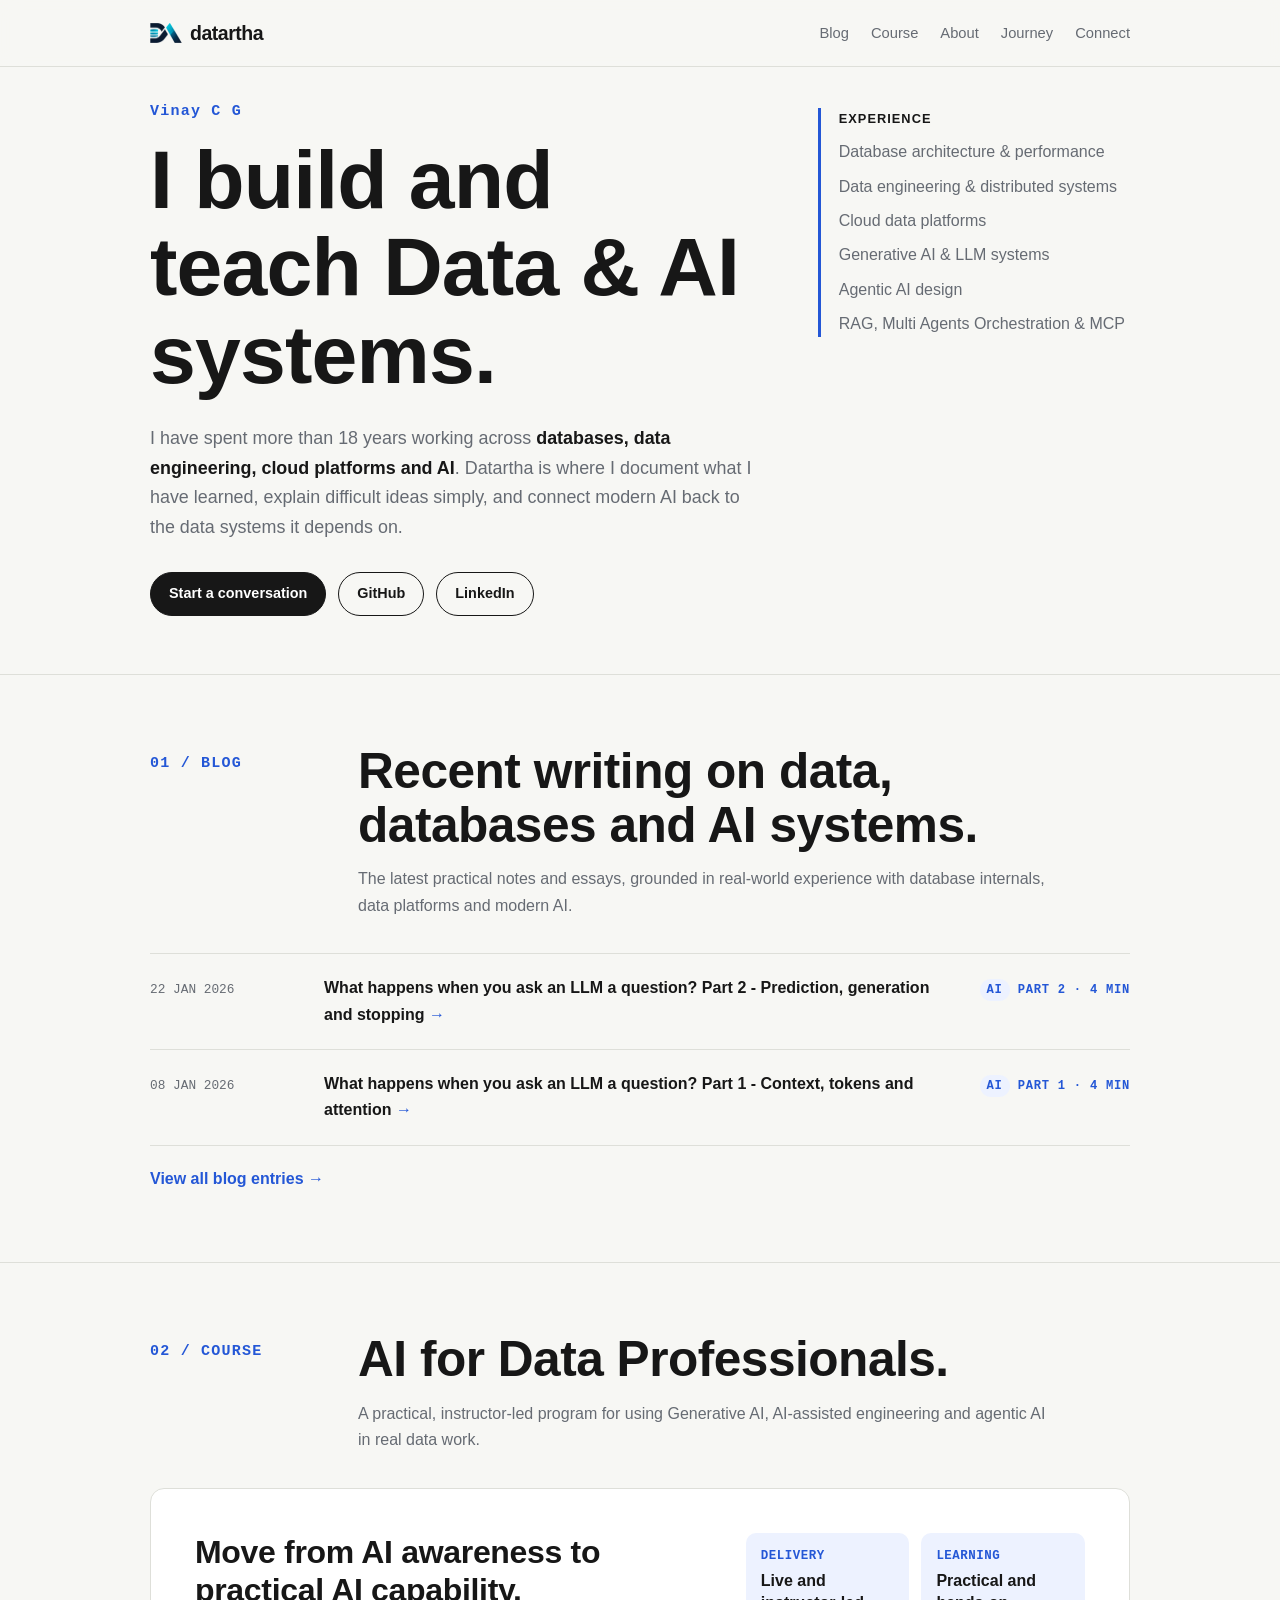
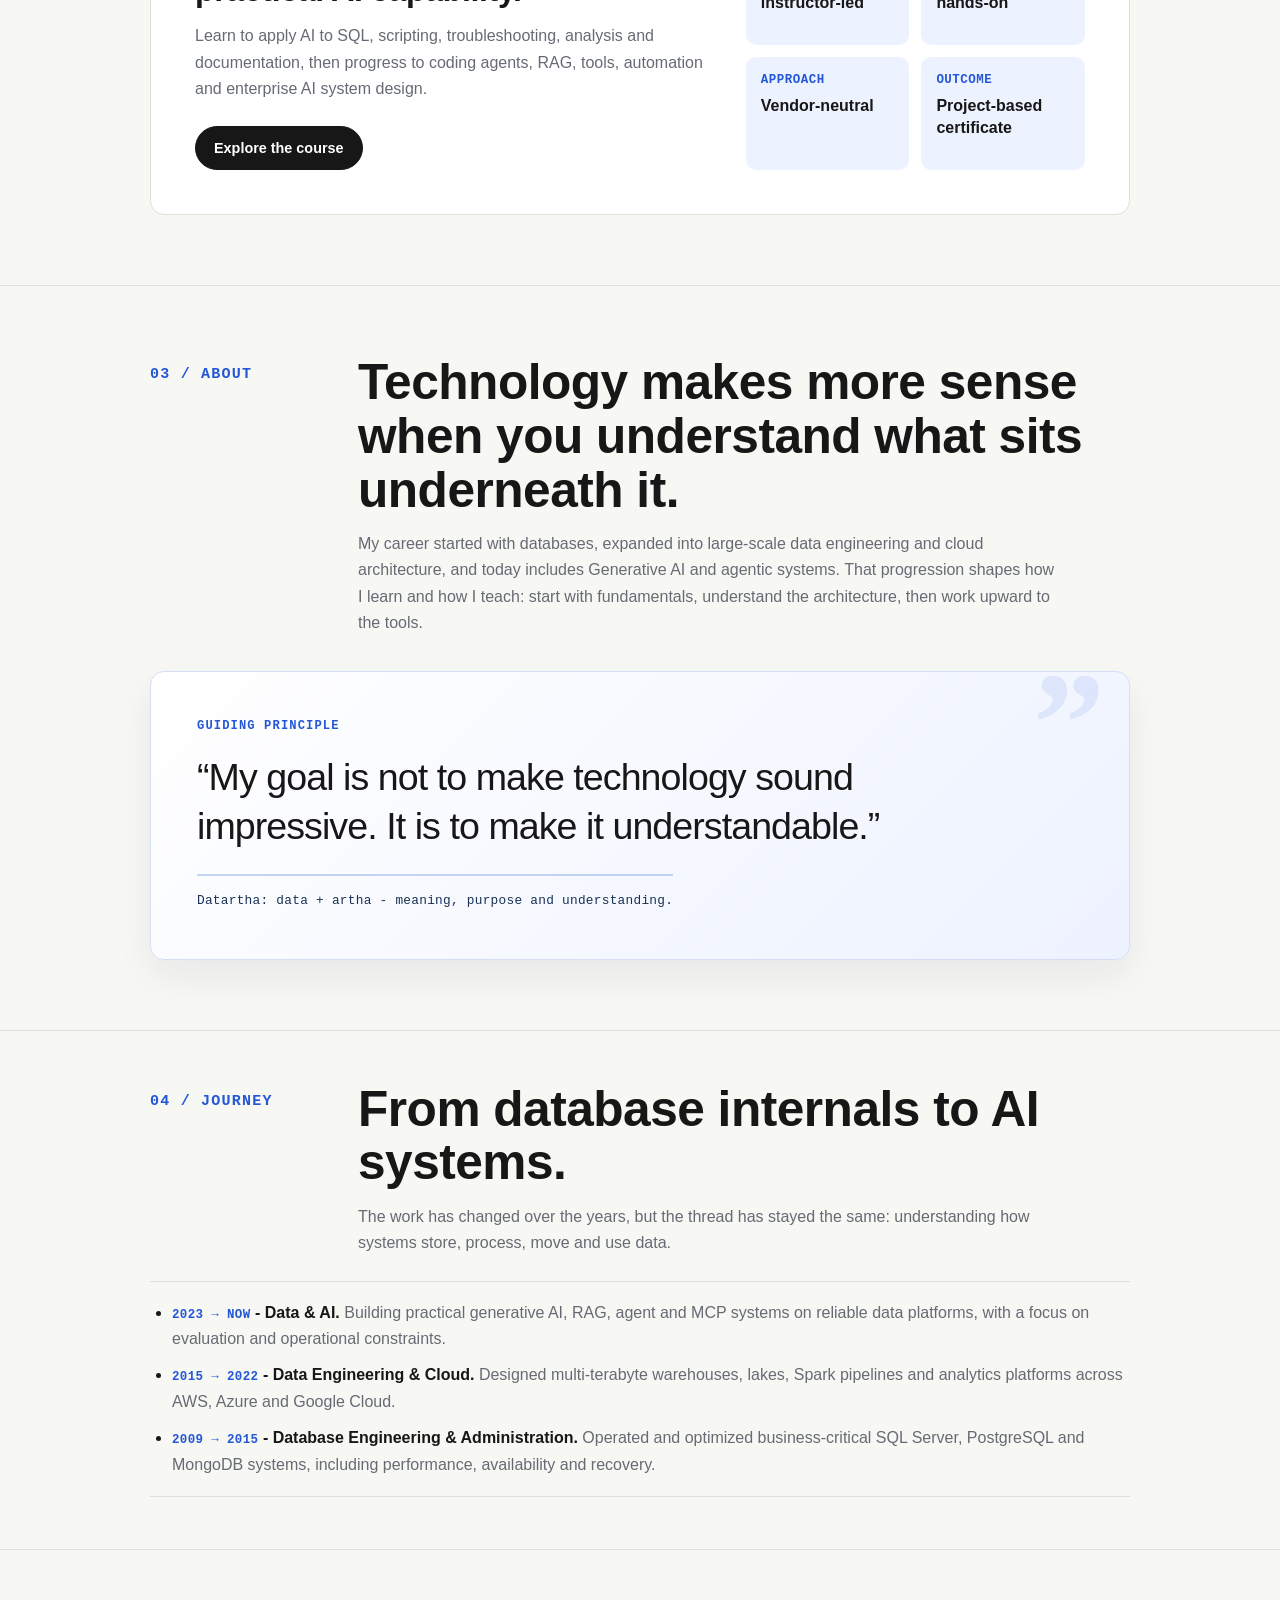
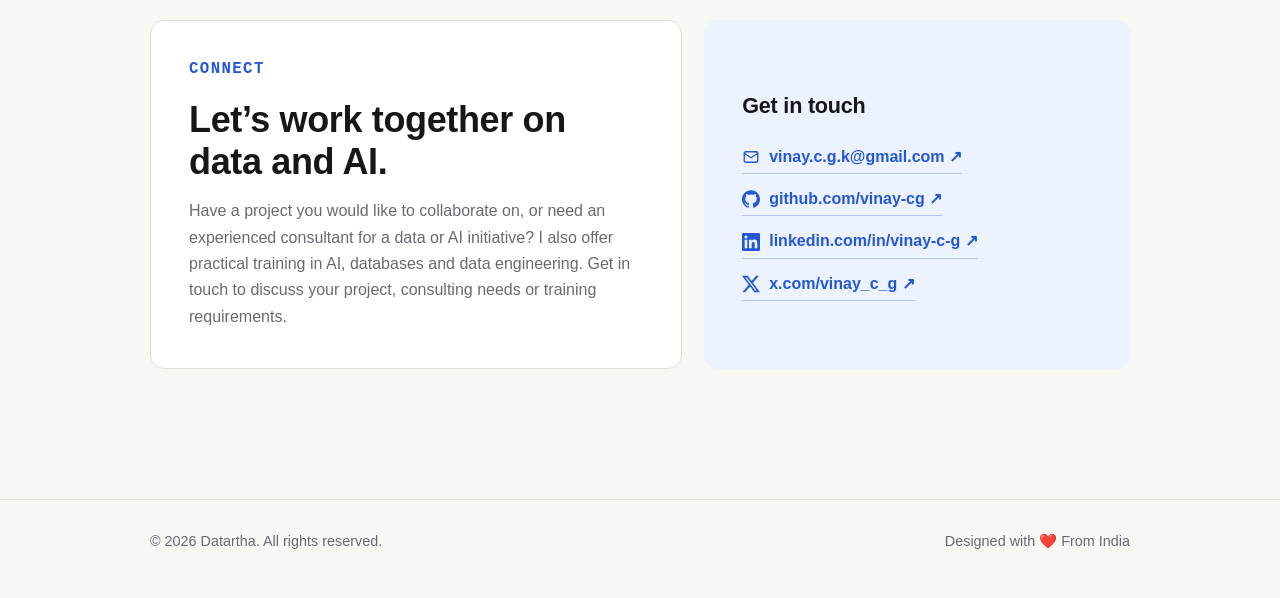
<file: index.html>
<!doctype html>
<html lang="en">
<head>
  <meta charset="utf-8" />
  <meta name="viewport" content="width=device-width, initial-scale=1" />
  <meta name="description" content="Vinay C G - Data, databases, cloud and AI. Notes, experience and practical learning at Datartha." />
  <meta name="theme-color" content="#f7f7f4" />
  <link rel="icon" type="image/png" href="assets/favicon-light.png" />
  <link rel="apple-touch-icon" href="assets/favicon-light.png" />
  <meta property="og:title" content="Vinay C G - Datartha" />
  <meta property="og:description" content="Making modern data and AI systems understandable from first principles." />
  <meta property="og:type" content="website" />
  <meta property="og:url" content="https://datartha.com/" />
  <title>Vinay C G - Datartha</title>

  <style>
    :root {
      --bg: #f7f7f4;
      --surface: #ffffff;
      --text: #171717;
      --muted: #666b73;
      --line: #dedfd9;
      --soft: #efefe9;
      --accent: #2457d6;
      --accent-soft: #edf2ff;
      --code: #183153;
      --max: 980px;
      --radius: 14px;
    }

    * { box-sizing: border-box; }

    html { scroll-behavior: smooth; }

    body {
      margin: 0;
      background: var(--bg);
      color: var(--text);
      font-family:
        -apple-system, BlinkMacSystemFont, "Segoe UI", Roboto, Helvetica, Arial,
        sans-serif;
      line-height: 1.65;
      -webkit-font-smoothing: antialiased;
    }

    a {
      color: inherit;
      text-decoration: none;
    }

    .wrap {
      width: min(var(--max), calc(100% - 40px));
      margin: 0 auto;
    }

    .mono {
      font-family: "SFMono-Regular", Consolas, "Liberation Mono", monospace;
    }

    header {
      border-bottom: 1px solid var(--line);
      background: rgba(247, 247, 244, .92);
      position: sticky;
      top: 0;
      z-index: 20;
      backdrop-filter: blur(10px);
    }

    .nav {
      min-height: 66px;
      display: flex;
      align-items: center;
      justify-content: space-between;
      gap: 28px;
    }

    .brand {
      font-weight: 750;
      font-size: 1.22rem;
      letter-spacing: -.025em;
      display: flex;
      align-items: center;
      gap: 8px;
    }

    .brand-logo {
      display: block;
      width: 32px;
      height: auto;
    }

    .nav-links {
      display: flex;
      gap: 22px;
      font-size: .92rem;
      color: var(--muted);
    }

    .nav-links a:hover {
      color: var(--text);
    }

    .mobile-nav {
      display: none;
      position: relative;
    }

    .mobile-nav summary {
      width: 42px;
      height: 40px;
      display: grid;
      place-items: center;
      border: 1px solid var(--line);
      border-radius: 10px;
      background: var(--surface);
      cursor: pointer;
      list-style: none;
    }

    .mobile-nav summary::-webkit-details-marker { display: none; }

    .menu-icon {
      width: 20px;
      display: grid;
      gap: 4px;
    }

    .menu-icon span {
      display: block;
      height: 2px;
      border-radius: 999px;
      background: var(--text);
    }

    .mobile-nav-menu {
      position: absolute;
      top: calc(100% + 10px);
      right: 0;
      width: min(250px, calc(100vw - 40px));
      display: flex;
      flex-direction: column;
      gap: 2px;
      padding: 9px;
      background: var(--surface);
      border: 1px solid var(--line);
      border-radius: 12px;
      box-shadow: 0 16px 40px rgba(24, 49, 83, .14);
    }

    .mobile-nav-menu a {
      padding: 10px 12px;
      border-radius: 8px;
      color: var(--muted);
      font-size: .9rem;
      font-weight: 600;
    }

    .mobile-nav-menu a:hover {
      background: var(--accent-soft);
      color: var(--accent);
    }

    .nav-links a:focus-visible,
    .mobile-nav summary:focus-visible,
    .button:focus-visible,
    .post-link:focus-visible,
    .contact-link:focus-visible {
      outline: 3px solid var(--accent-soft);
      outline-offset: 4px;
      border-radius: 4px;
    }

    main {
      padding: 0 0 60px;
    }

    .hero {
      padding: 34px 0 58px;
      display: grid;
      grid-template-columns: 1.45fr .75fr;
      gap: 64px;
      align-items: start;
    }

    .eyebrow {
      color: var(--accent);
      text-transform: uppercase;
      letter-spacing: .09em;
      font: 650 .98rem/1.3 "SFMono-Regular", Consolas, monospace;
      margin-bottom: 20px;
    }

    .hero-name {
      color: var(--accent);
      letter-spacing: .08em;
      font: 650 .94rem/1.4 "SFMono-Regular", Consolas, monospace;
      margin-bottom: 14px;
    }

    h1, h2, h3 {
      font-family: "Avenir Next", Avenir, "Helvetica Neue", Helvetica, Arial, sans-serif;
      letter-spacing: -.01em;
      font-weight: 650;
    }

    h1 {
      margin: 0;
      max-width: 700px;
      font-size: clamp(2.7rem, 6.5vw, 5.15rem);
      line-height: 1.06;
    }

    .hero .intro {
      margin: 26px 0 0;
      max-width: 690px;
      color: var(--muted);
      font-size: 1.12rem;
    }

    .hero .intro strong {
      color: var(--text);
      font-weight: 650;
    }

    .hero-actions {
      display: flex;
      flex-wrap: wrap;
      gap: 12px;
      margin-top: 30px;
    }

    .button {
      display: inline-flex;
      align-items: center;
      justify-content: center;
      min-height: 44px;
      padding: 0 18px;
      border: 1px solid var(--text);
      border-radius: 999px;
      font-size: .9rem;
      font-weight: 650;
      transition: background .15s ease, color .15s ease, border-color .15s ease;
    }

    .button.primary {
      background: var(--text);
      color: var(--surface);
    }

    .button:hover {
      background: var(--accent);
      border-color: var(--accent);
      color: white;
    }

    .profile-note {
      border-left: 3px solid var(--accent);
      padding-left: 18px;
      color: var(--muted);
      margin-top: 7px;
    }

    .profile-note .label {
      color: var(--text);
      font-size: .8rem;
      text-transform: uppercase;
      letter-spacing: .08em;
      font-weight: 700;
      margin-bottom: 10px;
    }

    .profile-note ul {
      list-style: none;
      padding: 0;
      margin: 0;
    }

    .profile-note li + li {
      margin-top: 8px;
    }

    section {
      padding: 70px 0;
      border-top: 1px solid var(--line);
    }

    .section-head {
      display: grid;
      grid-template-columns: 180px 1fr;
      gap: 28px;
      margin-bottom: 34px;
    }

    .section-kicker {
      color: var(--accent);
      font: 650 .94rem/1.4 "SFMono-Regular", Consolas, monospace;
      text-transform: uppercase;
      letter-spacing: .08em;
      padding-top: 8px;
    }

    h2 {
      margin: 0;
      font-size: clamp(2rem, 4vw, 3.1rem);
      line-height: 1.08;
    }

    .lead {
      margin: 14px 0 0;
      color: var(--muted);
      max-width: 700px;
    }

    #experience {
      padding: 52px 0;
    }

    #experience .section-head {
      margin-bottom: 24px;
    }

    .journey-summary {
      margin: 0;
      padding: 18px 0 18px 22px;
      border-top: 1px solid var(--line);
      border-bottom: 1px solid var(--line);
      color: var(--muted);
    }

    .journey-summary li + li {
      margin-top: 10px;
    }

    .journey-summary li::marker {
      color: var(--text);
    }

    .journey-summary strong {
      color: var(--text);
      font-weight: 650;
    }

    .journey-period {
      color: var(--accent);
      font: 650 .78rem/1.5 "SFMono-Regular", Consolas, monospace;
      letter-spacing: .03em;
      white-space: nowrap;
    }

    .writing-list {
      border-top: 1px solid var(--line);
    }

    .course-feature {
      display: grid;
      grid-template-columns: 1.2fr .8fr;
      gap: 42px;
      padding: clamp(26px, 5vw, 44px);
      background: var(--surface);
      border: 1px solid var(--line);
      border-radius: var(--radius);
    }

    .course-feature h3 {
      margin: 0;
      font-size: clamp(1.45rem, 3vw, 2rem);
      line-height: 1.2;
    }

    .course-feature p {
      margin: 14px 0 0;
      color: var(--muted);
    }

    .course-feature .hero-actions {
      margin-top: 24px;
    }

    .course-facts {
      display: grid;
      grid-template-columns: repeat(2, minmax(0, 1fr));
      gap: 12px;
      margin: 0;
    }

    .course-facts div {
      padding: 15px;
      background: var(--accent-soft);
      border-radius: 10px;
    }

    .course-facts dt {
      color: var(--accent);
      font: 700 .78rem/1.4 "SFMono-Regular", Consolas, monospace;
      text-transform: uppercase;
      letter-spacing: .04em;
    }

    .course-facts dd {
      margin: 5px 0 0;
      font-weight: 650;
      line-height: 1.35;
    }

    .post {
      display: grid;
      grid-template-columns: 150px 1fr auto;
      gap: 24px;
      align-items: baseline;
      padding: 21px 0;
      border-bottom: 1px solid var(--line);
    }

    .post .date {
      color: var(--muted);
      font: .8rem "SFMono-Regular", Consolas, monospace;
    }

    .post .title {
      font-weight: 650;
    }

    .post .status {
      color: var(--accent);
      font: 600 .76rem "SFMono-Regular", Consolas, monospace;
      text-transform: uppercase;
      letter-spacing: .06em;
      display: flex;
      align-items: center;
      gap: 8px;
      white-space: nowrap;
    }

    .post-tag {
      padding: 4px 7px;
      background: var(--accent-soft);
      border-radius: 999px;
    }

    .view-all {
      display: inline-block;
      margin-top: 20px;
      color: var(--accent);
      font-weight: 650;
    }

    .view-all:hover {
      text-decoration: underline;
    }

    .post-link {
      transition: color .15s ease;
    }

    .post-link:hover {
      color: var(--accent);
    }

    .post-link::after {
      content: " →";
      color: var(--accent);
    }

    .contact-panel {
      display: grid;
      grid-template-columns: 1fr .8fr;
      gap: 22px;
      align-items: stretch;
    }

    .contact-panel > div:first-child,
    .contact-links {
      padding: clamp(26px, 4vw, 38px);
      border-radius: var(--radius);
    }

    .contact-panel > div:first-child {
      background: var(--surface);
      border: 1px solid var(--line);
    }

    .contact-panel h2 {
      margin: 0;
      font-size: clamp(1.65rem, 3vw, 2.25rem);
      line-height: 1.15;
    }

    .contact-panel p {
      margin: 16px 0 0;
      color: var(--muted);
      max-width: 620px;
    }

    .contact-links {
      display: flex;
      flex-direction: column;
      align-items: flex-start;
      justify-content: center;
      gap: 12px;
      background: var(--accent-soft);
    }

    .contact-links h3 {
      margin: 0 0 8px;
      font-size: 1.35rem;
      color: var(--text);
    }

    .contact-link {
      display: inline-flex;
      align-items: center;
      gap: 9px;
      color: var(--accent);
      border-bottom: 1px solid rgba(36, 87, 214, .3);
      padding-bottom: 3px;
      font-weight: 650;
    }

    .contact-icon {
      width: 18px;
      height: 18px;
      flex: 0 0 18px;
      color: currentColor;
    }

    .contact-link:hover {
      border-color: var(--accent);
    }

    .principle {
      position: relative;
      overflow: hidden;
      background: linear-gradient(135deg, var(--surface) 0%, var(--accent-soft) 100%);
      border: 1px solid #d5def5;
      border-radius: var(--radius);
      padding: clamp(30px, 5vw, 46px);
      box-shadow: 0 16px 36px rgba(24, 49, 83, .07);
    }

    .principle::before {
      content: "Guiding principle";
      display: block;
      margin-bottom: 18px;
      color: var(--accent);
      font: 700 .76rem/1.4 "SFMono-Regular", Consolas, monospace;
      text-transform: uppercase;
      letter-spacing: .09em;
    }

    .principle::after {
      content: "”";
      position: absolute;
      top: -20px;
      right: 24px;
      color: rgba(36, 87, 214, .1);
      font: 700 9rem/1 Georgia, serif;
      pointer-events: none;
    }

    .principle p {
      position: relative;
      z-index: 1;
      margin: 0;
      max-width: 760px;
      font-size: clamp(1.55rem, 3.3vw, 2.35rem);
      line-height: 1.3;
      letter-spacing: -.025em;
    }

    .principle small {
      position: relative;
      z-index: 1;
      display: inline-block;
      margin-top: 24px;
      padding-top: 14px;
      border-top: 2px solid rgba(36, 87, 214, .25);
      color: var(--code);
      font-size: .8rem;
      letter-spacing: .02em;
    }

    footer {
      border-top: 1px solid var(--line);
      padding: 30px 0 44px;
      color: var(--muted);
      font-size: .9rem;
    }

    .footer-row {
      display: flex;
      justify-content: space-between;
      gap: 20px;
      flex-wrap: wrap;
    }

    .accent-link {
      color: var(--accent);
      font-weight: 600;
    }

    @media (max-width: 760px) {
      .hero,
      .section-head,
      .contact-panel,
      .course-feature {
        grid-template-columns: 1fr;
      }

      .hero {
        padding-top: 28px;
        gap: 34px;
      }

      .post {
        grid-template-columns: 1fr;
        gap: 6px;
      }

      .nav {
        min-height: 62px;
        padding: 10px 0;
      }

      .nav-links {
        display: none;
      }

      .mobile-nav {
        display: block;
      }

      .course-facts {
        grid-template-columns: 1fr;
      }

      section {
        padding: 58px 0;
      }
    }
  </style>
</head>

<body>
  <header>
    <div class="wrap nav">
      <a href="#top" class="brand">
        <img class="brand-logo" src="assets/logo-mark.png" alt="" width="32" height="21" />
        <span>datartha</span>
      </a>

      <nav class="nav-links" aria-label="Primary">
        <a href="blog/index.html">Blog</a>
        <a href="course/index.html">Course</a>
        <a href="#about">About</a>
        <a href="#experience">Journey</a>
        <a href="#connect">Connect</a>
      </nav>

      <details class="mobile-nav">
        <summary aria-label="Open navigation menu">
          <span class="menu-icon" aria-hidden="true"><span></span><span></span><span></span></span>
        </summary>
        <nav class="mobile-nav-menu" aria-label="Mobile navigation">
          <a href="blog/index.html">Blog</a>
          <a href="course/index.html">Course</a>
          <a href="#about">About</a>
          <a href="#experience">Journey</a>
          <a href="#connect">Connect</a>
        </nav>
      </details>
    </div>
  </header>

  <main id="top">
    <div class="wrap hero">
      <div>
        <div class="hero-name">Vinay C G</div>
        <h1>I build and teach Data &amp; AI systems.</h1>

        <p class="intro">
          I have spent more than 18 years working across
          <strong>databases, data engineering, cloud platforms and AI</strong>.
          Datartha is where I document what I have learned, explain difficult ideas
          simply, and connect modern AI back to the data systems it depends on.
        </p>

        <div class="hero-actions" aria-label="Connect with Vinay">
          <a class="button primary" href="mailto:vinay.c.g.k@gmail.com">Start a conversation</a>
          <a class="button" href="https://github.com/vinay-cg" target="_blank" rel="me noreferrer">GitHub</a>
          <a class="button" href="https://www.linkedin.com/in/vinay-c-g/" target="_blank" rel="me noreferrer">LinkedIn</a>
        </div>
      </div>

      <aside class="profile-note">
        <div class="label">Experience</div>
        <ul>
          <li>Database architecture &amp; performance</li>
          <li>Data engineering &amp; distributed systems</li>
          <li>Cloud data platforms</li>
          <li>Generative AI &amp; LLM systems</li>
          <li>Agentic AI design</li>
          <li>RAG, Multi Agents Orchestration &amp; MCP</li>
        </ul>
      </aside>
    </div>

    <section id="blog">
      <div class="wrap">
        <div class="section-head">
          <div class="section-kicker">01 / Blog</div>
          <div>
            <h2>Recent writing on data, databases and AI systems.</h2>
            <p class="lead">
              The latest practical notes and essays, grounded in real-world experience
              with database internals, data platforms and modern AI.
            </p>
          </div>
        </div>

        <div class="writing-list">
          <div class="post">
            <div class="date">22 JAN 2026</div>
            <a class="title post-link" href="writing/what-happens-when-you-ask-an-llm-part-2.html">
              What happens when you ask an LLM a question? Part 2 - Prediction, generation and stopping
            </a>
            <div class="status"><span class="post-tag">AI</span> Part 2 · 4 min</div>
          </div>

          <div class="post">
            <div class="date">08 JAN 2026</div>
            <a class="title post-link" href="writing/what-happens-when-you-ask-an-llm-part-1.html">
              What happens when you ask an LLM a question? Part 1 - Context, tokens and attention
            </a>
            <div class="status"><span class="post-tag">AI</span> Part 1 · 4 min</div>
          </div>
        </div>

        <a class="view-all" href="blog/index.html">View all blog entries →</a>
      </div>
    </section>

    <section id="course">
      <div class="wrap">
        <div class="section-head">
          <div class="section-kicker">02 / Course</div>
          <div>
            <h2>AI for Data Professionals.</h2>
            <p class="lead">
              A practical, instructor-led program for using Generative AI,
              AI-assisted engineering and agentic AI in real data work.
            </p>
          </div>
        </div>

        <div class="course-feature">
          <div>
            <h3>Move from AI awareness to practical AI capability.</h3>
            <p>
              Learn to apply AI to SQL, scripting, troubleshooting, analysis and
              documentation, then progress to coding agents, RAG, tools, automation
              and enterprise AI system design.
            </p>
            <div class="hero-actions">
              <a class="button primary" href="course/index.html">Explore the course</a>
            </div>
          </div>

          <dl class="course-facts" aria-label="Course highlights">
            <div>
              <dt>Delivery</dt>
              <dd>Live and instructor-led</dd>
            </div>
            <div>
              <dt>Learning</dt>
              <dd>Practical and hands-on</dd>
            </div>
            <div>
              <dt>Approach</dt>
              <dd>Vendor-neutral</dd>
            </div>
            <div>
              <dt>Outcome</dt>
              <dd>Project-based certificate</dd>
            </div>
          </dl>
        </div>
      </div>
    </section>

    <section id="about">
      <div class="wrap">
        <div class="section-head">
          <div class="section-kicker">03 / About</div>
          <div>
            <h2>Technology makes more sense when you understand what sits underneath it.</h2>
            <p class="lead">
              My career started with databases, expanded into large-scale data engineering
              and cloud architecture, and today includes Generative AI and agentic systems.
              That progression shapes how I learn and how I teach: start with fundamentals,
              understand the architecture, then work upward to the tools.
            </p>
          </div>
        </div>

        <div class="principle">
          <p>
            “My goal is not to make technology sound impressive.
            It is to make it understandable.”
          </p>
          <small class="mono">Datartha: data + artha - meaning, purpose and understanding.</small>
        </div>
      </div>
    </section>

    <section id="experience">
      <div class="wrap">
        <div class="section-head">
          <div class="section-kicker">04 / Journey</div>
          <div>
            <h2>From database internals to AI systems.</h2>
            <p class="lead">
              The work has changed over the years, but the thread has stayed the same:
              understanding how systems store, process, move and use data.
            </p>
          </div>
        </div>

        <ul class="journey-summary">
          <li>
            <strong><span class="journey-period">2023 → NOW</span> - Data &amp; AI.</strong>
            Building practical generative AI, RAG, agent and MCP systems on reliable data
            platforms, with a focus on evaluation and operational constraints.
          </li>
          <li>
            <strong><span class="journey-period">2015 → 2022</span> - Data Engineering &amp; Cloud.</strong>
            Designed multi-terabyte warehouses, lakes, Spark pipelines and analytics platforms
            across AWS, Azure and Google Cloud.
          </li>
          <li>
            <strong><span class="journey-period">2009 → 2015</span> - Database Engineering &amp; Administration.</strong>
            Operated and optimized business-critical SQL Server, PostgreSQL and MongoDB systems,
            including performance, availability and recovery.
          </li>
        </ul>
      </div>
    </section>

    <section id="connect">
      <div class="wrap">
        <div class="contact-panel">
          <div>
            <div class="eyebrow">Connect</div>
            <h2>Let’s work together on data and AI.</h2>
            <p>
              Have a project you would like to collaborate on, or need an experienced
              consultant for a data or AI initiative? I also offer practical training
              in AI, databases and data engineering. Get in touch to discuss your
              project, consulting needs or training requirements.
            </p>
          </div>
          <div class="contact-links">
            <h3>Get in touch</h3>
            <a class="contact-link" href="mailto:vinay.c.g.k@gmail.com">
              <svg class="contact-icon" viewBox="0 0 24 24" fill="none" stroke="currentColor" stroke-width="1.8" stroke-linecap="round" stroke-linejoin="round" aria-hidden="true">
                <rect x="3" y="5" width="18" height="14" rx="2"></rect>
                <path d="m3 7 9 6 9-6"></path>
              </svg>
              vinay.c.g.k@gmail.com ↗
            </a>
            <a class="contact-link" href="https://github.com/vinay-cg" target="_blank" rel="me noreferrer">
              <svg class="contact-icon" viewBox="0 0 24 24" fill="currentColor" aria-hidden="true">
                <path d="M12 .297c-6.63 0-12 5.373-12 12 0 5.303 3.438 9.8 8.205 11.385.6.113.82-.258.82-.577 0-.285-.01-1.04-.015-2.04-3.338.724-4.042-1.61-4.042-1.61-.546-1.387-1.335-1.756-1.335-1.756-1.087-.744.084-.729.084-.729 1.205.084 1.838 1.236 1.838 1.236 1.07 1.835 2.809 1.305 3.495.998.108-.776.417-1.305.76-1.605-2.665-.3-5.466-1.332-5.466-5.93 0-1.31.465-2.38 1.235-3.22-.135-.303-.54-1.523.105-3.176 0 0 1.005-.322 3.3 1.23a11.5 11.5 0 0 1 3.003-.404c1.02.005 2.045.138 3.003.404 2.28-1.552 3.285-1.23 3.285-1.23.645 1.653.24 2.873.12 3.176.765.84 1.23 1.91 1.23 3.22 0 4.61-2.805 5.625-5.475 5.92.42.36.81 1.096.81 2.22 0 1.606-.015 2.896-.015 3.286 0 .315.21.69.825.57C20.565 22.092 24 17.592 24 12.297c0-6.627-5.373-12-12-12"></path>
              </svg>
              github.com/vinay-cg ↗
            </a>
            <a class="contact-link" href="https://www.linkedin.com/in/vinay-c-g/" target="_blank" rel="me noreferrer">
              <svg class="contact-icon" viewBox="0 0 24 24" fill="currentColor" aria-hidden="true">
                <path d="M20.447 20.452h-3.554v-5.569c0-1.328-.027-3.037-1.852-3.037-1.853 0-2.136 1.445-2.136 2.939v5.667H9.351V9h3.414v1.561h.046c.477-.9 1.637-1.85 3.37-1.85 3.601 0 4.267 2.37 4.267 5.455v6.286zM5.337 7.433a2.062 2.062 0 1 1 0-4.124 2.062 2.062 0 0 1 0 4.124zM7.119 20.452H3.555V9H7.12v11.452zM22.225 0H1.771C.792 0 0 .774 0 1.729v20.542C0 23.227.792 24 1.771 24h20.451C23.2 24 24 23.227 24 22.271V1.729C24 .774 23.2 0 22.222 0h.003z"></path>
              </svg>
              linkedin.com/in/vinay-c-g ↗
            </a>
            <a class="contact-link" href="https://x.com/vinay_c_g" target="_blank" rel="me noreferrer">
              <svg class="contact-icon" viewBox="0 0 24 24" fill="currentColor" aria-hidden="true">
                <path d="M18.901 1.153h3.68l-8.04 9.19L24 22.846h-7.406l-5.8-7.584-6.638 7.584H.474l8.608-9.837L0 1.154h7.594l5.243 6.932 6.064-6.933Zm-1.293 19.491h2.039L6.486 3.24H4.298l13.31 17.404Z"></path>
              </svg>
              x.com/vinay_c_g ↗
            </a>
          </div>
        </div>
      </div>
    </section>
  </main>

  <footer>
    <div class="wrap footer-row">
      <div>© 2026 Datartha. All rights reserved.</div>
      <div>Designed with ❤️ From India</div>
    </div>
  </footer>
  <script src="assets/navigation.js" defer></script>
</body>
</html>
</file>
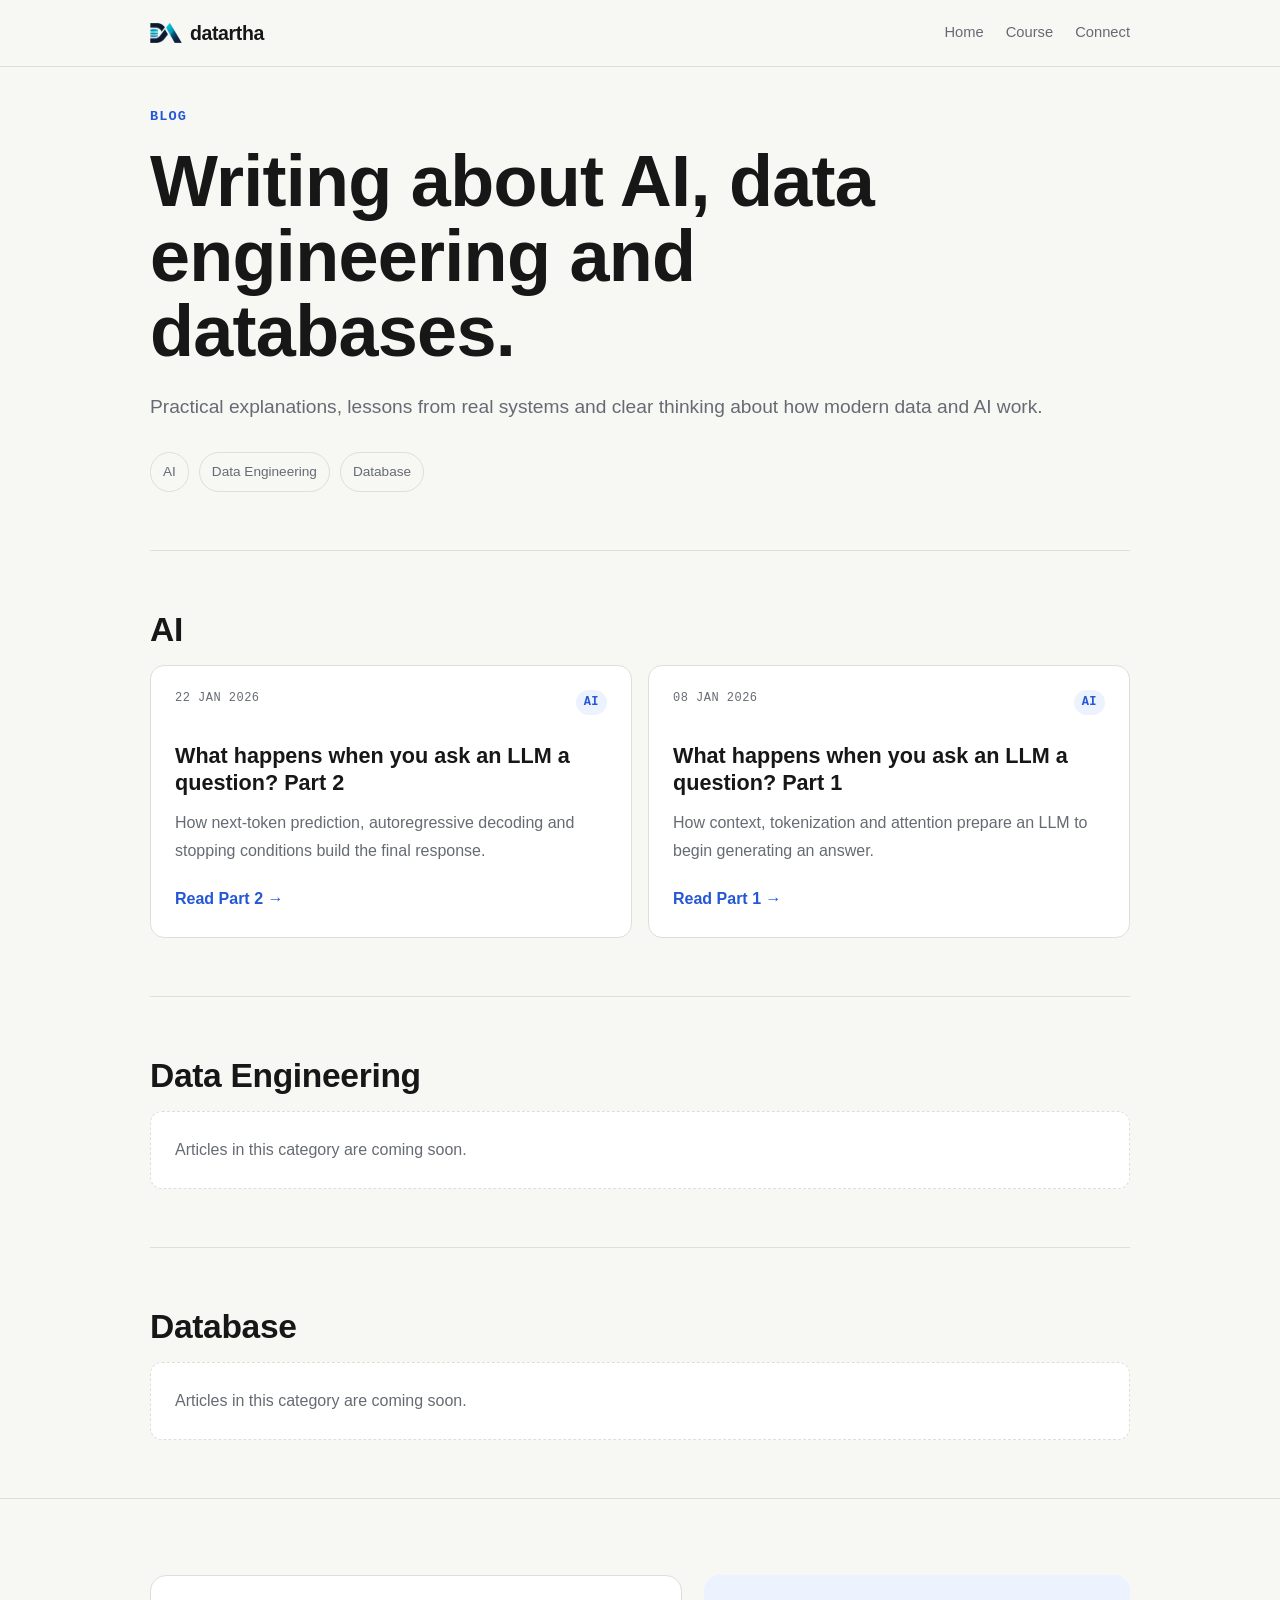
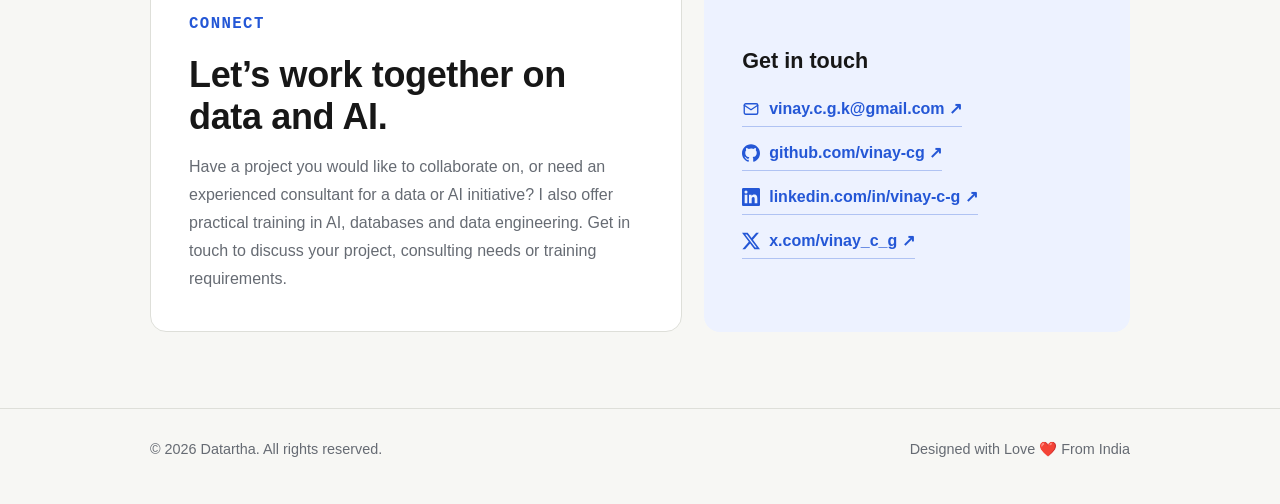
<file: blog/index.html>
<!doctype html>
<html lang="en">
<head>
  <meta charset="utf-8" />
  <meta name="viewport" content="width=device-width, initial-scale=1" />
  <meta name="description" content="Datartha articles about AI, data engineering and databases by Vinay C G." />
  <meta name="theme-color" content="#f7f7f4" />
  <link rel="icon" type="image/png" href="../assets/favicon-light.png" />
  <link rel="apple-touch-icon" href="../assets/favicon-light.png" />
  <meta property="og:title" content="Blog - Datartha" />
  <meta property="og:description" content="Practical writing about AI, data engineering and databases." />
  <meta property="og:type" content="website" />
  <meta property="og:url" content="https://datartha.com/blog/" />
  <title>Blog - Datartha</title>
  <link rel="stylesheet" href="../assets/article.css" />
</head>

<body>
  <header>
    <div class="blog-index-wrap nav">
      <a class="brand" href="../index.html">
        <img class="brand-logo" src="../assets/logo-mark.png" alt="" width="32" height="21" />
        <span>datartha</span>
      </a>
      <nav class="nav-links" aria-label="Primary">
        <a href="../index.html">Home</a>
        <a href="../course/index.html">Course</a>
        <a href="#connect">Connect</a>
      </nav>

      <details class="mobile-nav">
        <summary aria-label="Open navigation menu">
          <span class="menu-icon" aria-hidden="true"><span></span><span></span><span></span></span>
        </summary>
        <nav class="mobile-nav-menu" aria-label="Mobile navigation">
          <a href="../index.html">Home</a>
          <a href="../course/index.html">Course</a>
          <a href="#connect">Connect</a>
        </nav>
      </details>
    </div>
  </header>

  <main class="blog-index">
    <div class="blog-index-wrap">
      <div class="kicker">Blog</div>
      <h1>Writing about AI, data engineering and databases.</h1>
      <p class="dek">
        Practical explanations, lessons from real systems and clear thinking about
        how modern data and AI work.
      </p>

      <nav class="category-nav" aria-label="Blog categories">
        <a href="#ai">AI</a>
        <a href="#data-engineering">Data Engineering</a>
        <a href="#database">Database</a>
      </nav>

      <section class="blog-category" id="ai">
        <h2>AI</h2>
        <div class="blog-grid">
          <a class="blog-card" href="../writing/what-happens-when-you-ask-an-llm-part-2.html">
            <div class="blog-card-meta">
              <time datetime="2026-01-22">22 Jan 2026</time>
              <span class="tag">AI</span>
            </div>
            <h3>What happens when you ask an LLM a question? Part 2</h3>
            <p>How next-token prediction, autoregressive decoding and stopping conditions build the final response.</p>
            <span class="read-more">Read Part 2 →</span>
          </a>

          <a class="blog-card" href="../writing/what-happens-when-you-ask-an-llm-part-1.html">
            <div class="blog-card-meta">
              <time datetime="2026-01-08">08 Jan 2026</time>
              <span class="tag">AI</span>
            </div>
            <h3>What happens when you ask an LLM a question? Part 1</h3>
            <p>How context, tokenization and attention prepare an LLM to begin generating an answer.</p>
            <span class="read-more">Read Part 1 →</span>
          </a>
        </div>
      </section>

      <section class="blog-category" id="data-engineering">
        <h2>Data Engineering</h2>
        <p class="empty-category">Articles in this category are coming soon.</p>
      </section>

      <section class="blog-category" id="database">
        <h2>Database</h2>
        <p class="empty-category">Articles in this category are coming soon.</p>
      </section>
    </div>

    <section class="blog-contact" id="connect">
      <div class="blog-index-wrap">
        <div class="contact-panel">
          <div>
            <div class="eyebrow">Connect</div>
            <h2>Let’s work together on data and AI.</h2>
            <p>
              Have a project you would like to collaborate on, or need an experienced
              consultant for a data or AI initiative? I also offer practical training
              in AI, databases and data engineering. Get in touch to discuss your
              project, consulting needs or training requirements.
            </p>
          </div>
          <div class="contact-links">
            <h3>Get in touch</h3>
            <a class="contact-link" href="mailto:vinay.c.g.k@gmail.com">
              <svg class="contact-icon" viewBox="0 0 24 24" fill="none" stroke="currentColor" stroke-width="1.8" stroke-linecap="round" stroke-linejoin="round" aria-hidden="true">
                <rect x="3" y="5" width="18" height="14" rx="2"></rect>
                <path d="m3 7 9 6 9-6"></path>
              </svg>
              vinay.c.g.k@gmail.com ↗
            </a>
            <a class="contact-link" href="https://github.com/vinay-cg" target="_blank" rel="me noreferrer">
              <svg class="contact-icon" viewBox="0 0 24 24" fill="currentColor" aria-hidden="true">
                <path d="M12 .297c-6.63 0-12 5.373-12 12 0 5.303 3.438 9.8 8.205 11.385.6.113.82-.258.82-.577 0-.285-.01-1.04-.015-2.04-3.338.724-4.042-1.61-4.042-1.61-.546-1.387-1.335-1.756-1.335-1.756-1.087-.744.084-.729.084-.729 1.205.084 1.838 1.236 1.838 1.236 1.07 1.835 2.809 1.305 3.495.998.108-.776.417-1.305.76-1.605-2.665-.3-5.466-1.332-5.466-5.93 0-1.31.465-2.38 1.235-3.22-.135-.303-.54-1.523.105-3.176 0 0 1.005-.322 3.3 1.23a11.5 11.5 0 0 1 3.003-.404c1.02.005 2.045.138 3.003.404 2.28-1.552 3.285-1.23 3.285-1.23.645 1.653.24 2.873.12 3.176.765.84 1.23 1.91 1.23 3.22 0 4.61-2.805 5.625-5.475 5.92.42.36.81 1.096.81 2.22 0 1.606-.015 2.896-.015 3.286 0 .315.21.69.825.57C20.565 22.092 24 17.592 24 12.297c0-6.627-5.373-12-12-12"></path>
              </svg>
              github.com/vinay-cg ↗
            </a>
            <a class="contact-link" href="https://www.linkedin.com/in/vinay-c-g/" target="_blank" rel="me noreferrer">
              <svg class="contact-icon" viewBox="0 0 24 24" fill="currentColor" aria-hidden="true">
                <path d="M20.447 20.452h-3.554v-5.569c0-1.328-.027-3.037-1.852-3.037-1.853 0-2.136 1.445-2.136 2.939v5.667H9.351V9h3.414v1.561h.046c.477-.9 1.637-1.85 3.37-1.85 3.601 0 4.267 2.37 4.267 5.455v6.286zM5.337 7.433a2.062 2.062 0 1 1 0-4.124 2.062 2.062 0 0 1 0 4.124zM7.119 20.452H3.555V9H7.12v11.452zM22.225 0H1.771C.792 0 0 .774 0 1.729v20.542C0 23.227.792 24 1.771 24h20.451C23.2 24 24 23.227 24 22.271V1.729C24 .774 23.2 0 22.222 0h.003z"></path>
              </svg>
              linkedin.com/in/vinay-c-g ↗
            </a>
            <a class="contact-link" href="https://x.com/vinay_c_g" target="_blank" rel="me noreferrer">
              <svg class="contact-icon" viewBox="0 0 24 24" fill="currentColor" aria-hidden="true">
                <path d="M18.901 1.153h3.68l-8.04 9.19L24 22.846h-7.406l-5.8-7.584-6.638 7.584H.474l8.608-9.837L0 1.154h7.594l5.243 6.932 6.064-6.933Zm-1.293 19.491h2.039L6.486 3.24H4.298l13.31 17.404Z"></path>
              </svg>
              x.com/vinay_c_g ↗
            </a>
          </div>
        </div>
      </div>
    </section>
  </main>

  <footer>
    <div class="blog-index-wrap footer-row">
      <div>© 2026 Datartha. All rights reserved.</div>
      <div>Designed with Love ❤️ From India</div>
    </div>
  </footer>
  <script src="../assets/navigation.js" defer></script>
</body>
</html>
</file>
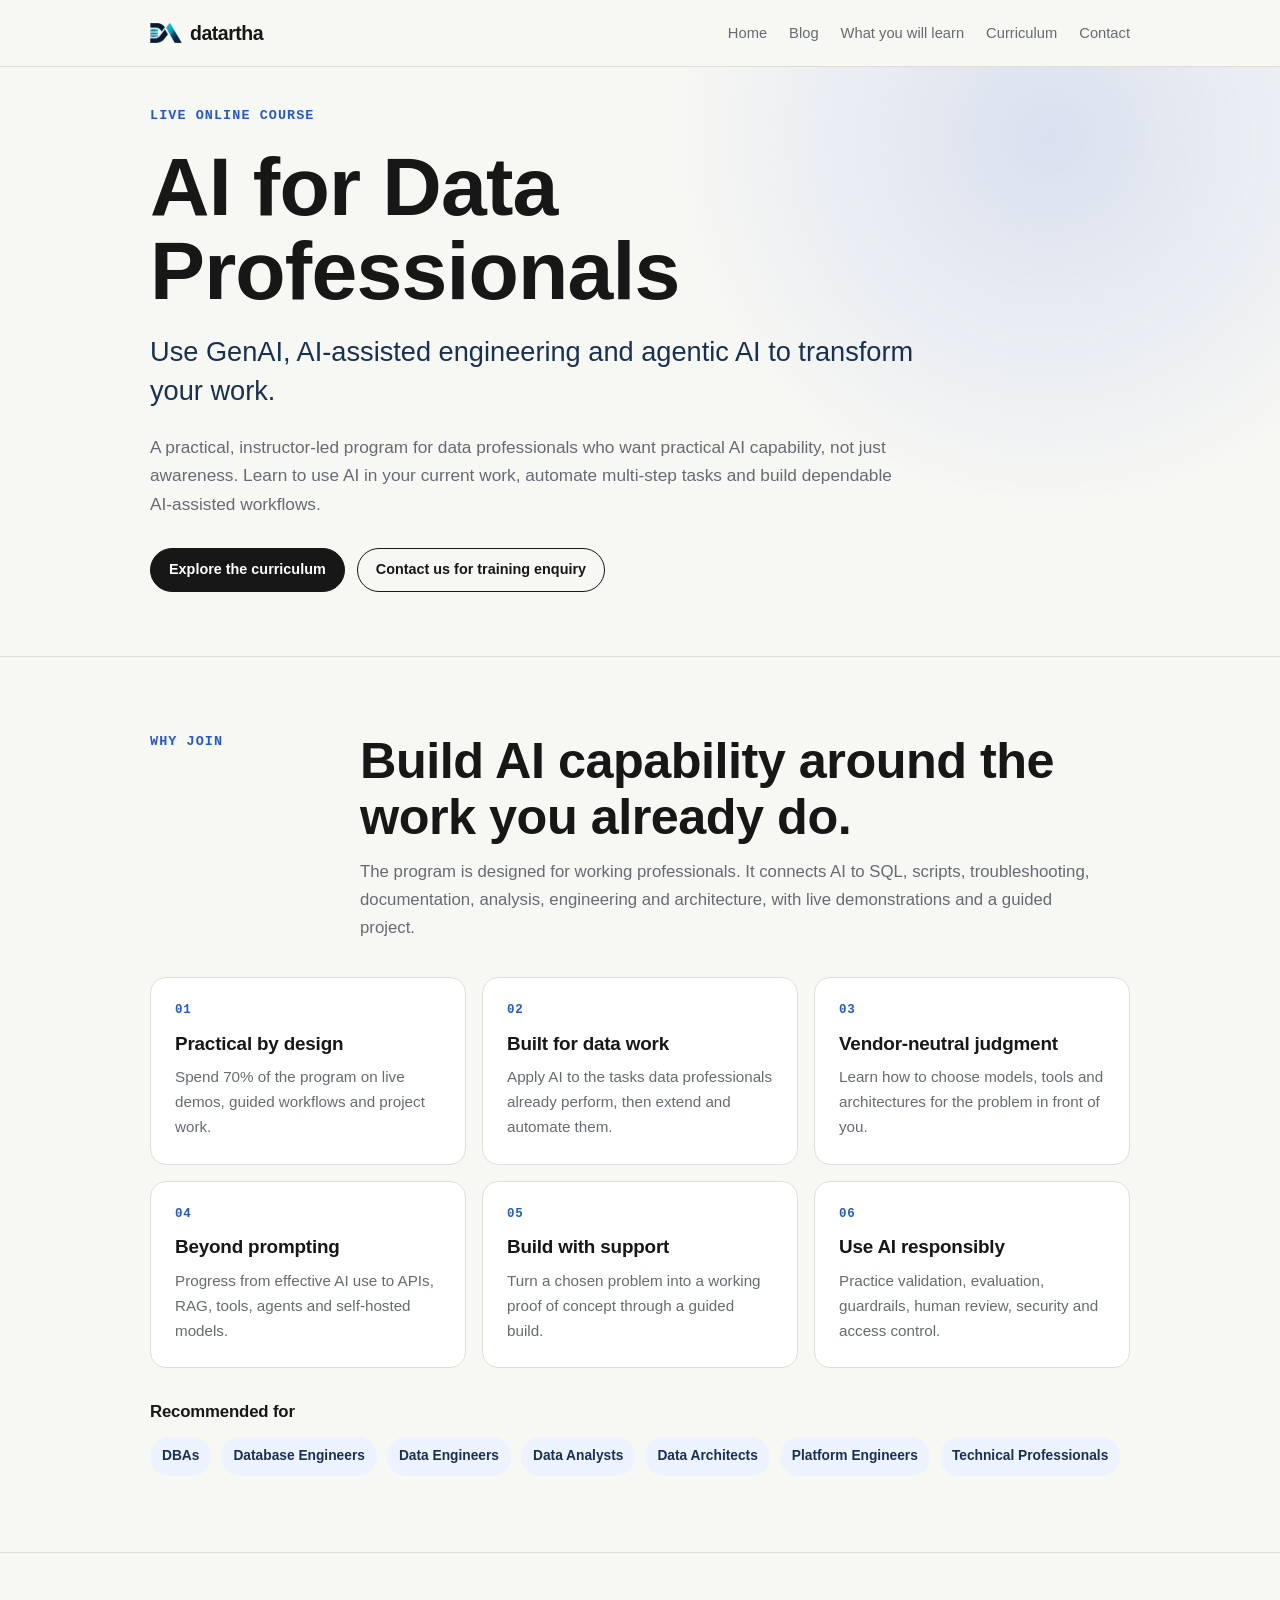
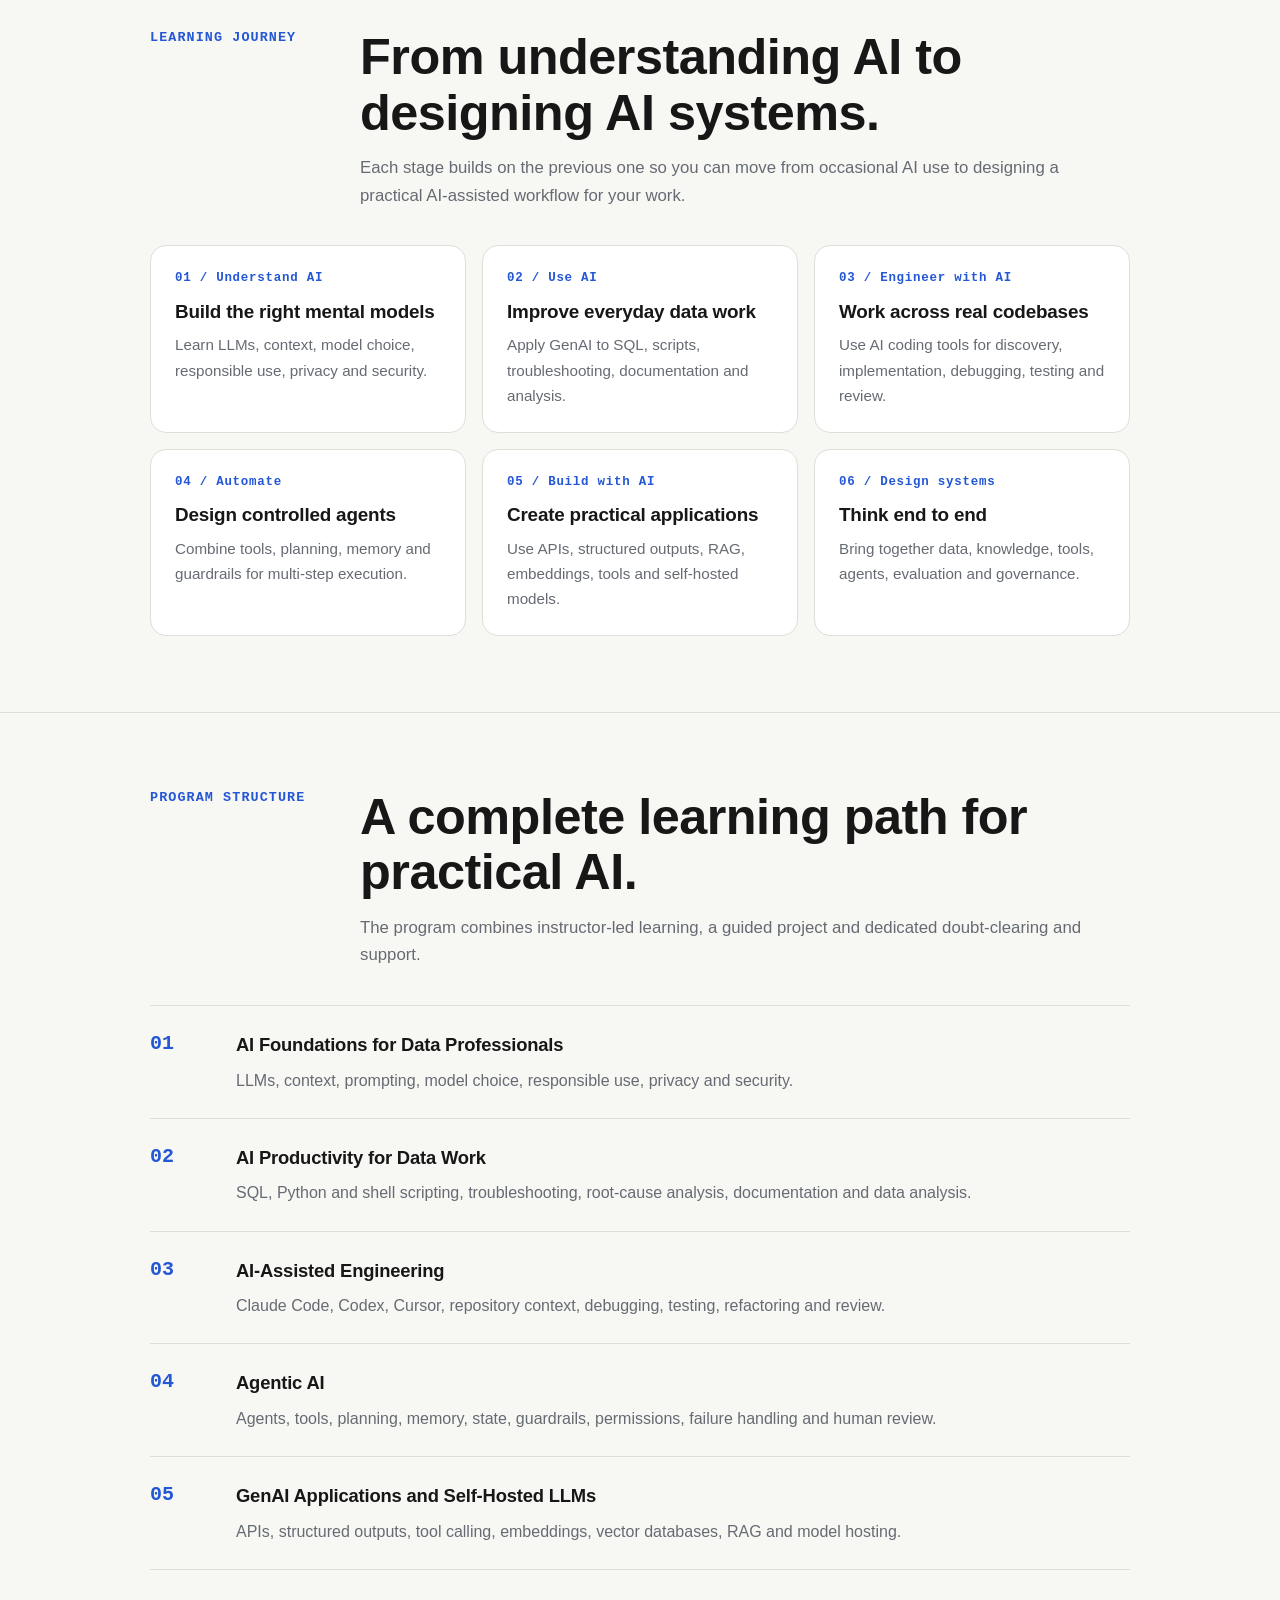
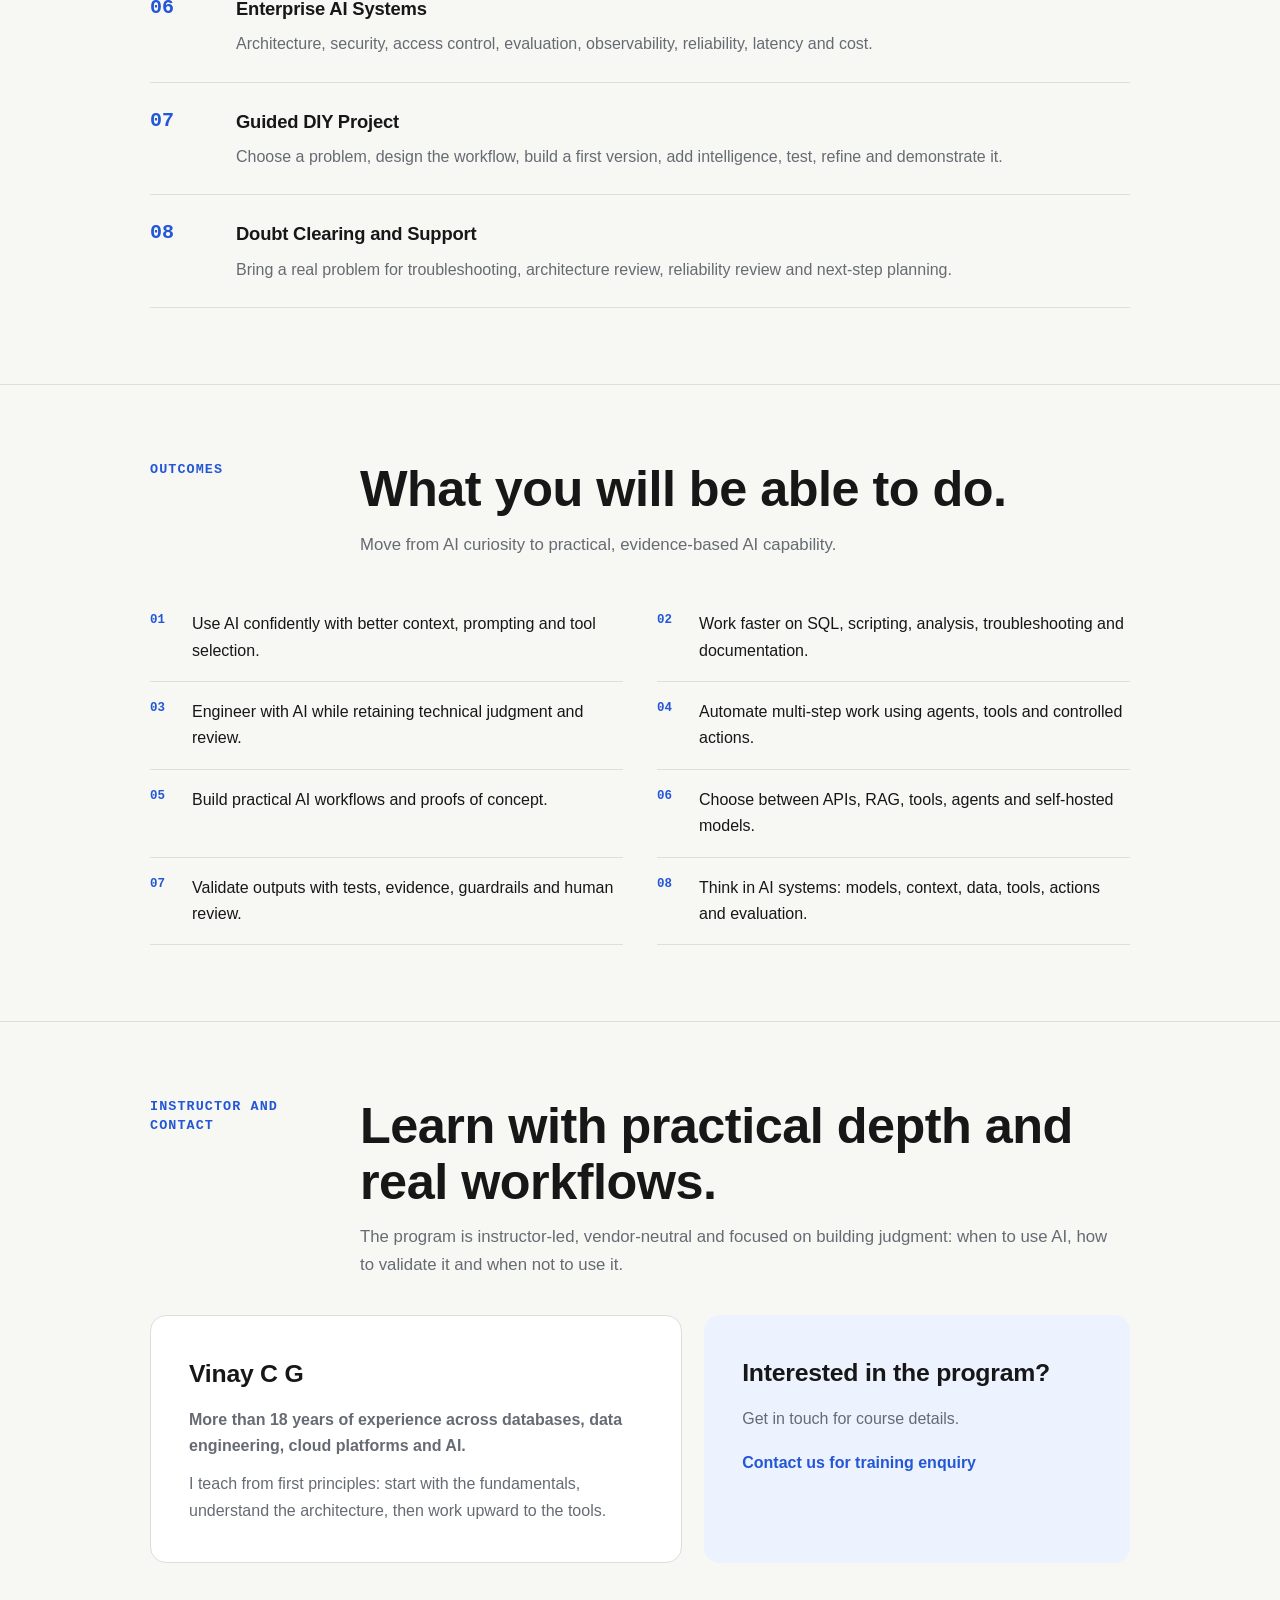
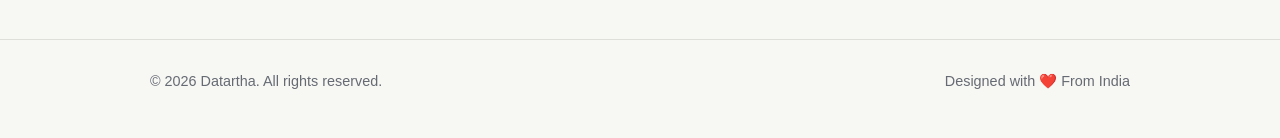
<file: course/index.html>
<!doctype html>
<html lang="en">
<head>
  <meta charset="utf-8" />
  <meta name="viewport" content="width=device-width, initial-scale=1" />
  <meta name="description" content="AI for Data Professionals - a practical live online program covering Generative AI, AI-assisted engineering, agentic AI and enterprise AI systems." />
  <meta name="theme-color" content="#f7f7f4" />
  <link rel="icon" type="image/png" href="../assets/favicon-light.png" />
  <link rel="apple-touch-icon" href="../assets/favicon-light.png" />
  <link rel="stylesheet" href="../assets/course.css?v=20260918-1" />
  <meta property="og:title" content="AI for Data Professionals - Datartha" />
  <meta property="og:description" content="Use Generative AI, AI-assisted engineering and agentic AI to transform your work." />
  <meta property="og:type" content="website" />
  <title>AI for Data Professionals - Datartha</title>
</head>

<body>
  <header>
    <div class="wrap nav">
      <a href="../index.html" class="brand">
        <img class="brand-logo" src="../assets/logo-mark.png" alt="" width="32" height="21" />
        <span>datartha</span>
      </a>

      <nav class="nav-links" aria-label="Course navigation">
        <a href="../index.html">Home</a>
        <a href="../blog/index.html">Blog</a>
        <a href="#learn">What you will learn</a>
        <a href="#curriculum">Curriculum</a>
        <a href="#contact">Contact</a>
      </nav>

      <details class="mobile-nav">
        <summary aria-label="Open navigation menu">
          <span class="menu-icon" aria-hidden="true"><span></span><span></span><span></span></span>
        </summary>
        <nav class="mobile-nav-menu" aria-label="Mobile navigation">
          <a href="../index.html">Home</a>
          <a href="../blog/index.html">Blog</a>
          <a href="#learn">What you will learn</a>
          <a href="#curriculum">Curriculum</a>
          <a href="#contact">Contact</a>
        </nav>
      </details>
    </div>
  </header>

  <main>
    <div class="hero">
      <div class="wrap">
        <div class="kicker">Live online course</div>
        <h1>AI for Data Professionals</h1>
        <p class="hero-subtitle">
          Use GenAI, AI-assisted engineering and agentic AI to transform your work.
        </p>
        <p class="hero-intro">
          A practical, instructor-led program for data professionals who want practical
          AI capability, not just awareness. Learn to use AI in your current work,
          automate multi-step tasks and build dependable AI-assisted workflows.
        </p>
        <div class="actions">
          <a class="button primary" href="#curriculum">Explore the curriculum</a>
          <a class="button" href="mailto:vinay.c.g.k@gmail.com">Contact us for training enquiry</a>
        </div>
      </div>
    </div>

    <section id="why-join">
      <div class="wrap">
        <div class="section-head">
          <div class="section-kicker">Why join</div>
          <div>
            <h2>Build AI capability around the work you already do.</h2>
            <p class="lead">
              The program is designed for working professionals. It connects AI to
              SQL, scripts, troubleshooting, documentation, analysis, engineering and
              architecture, with live demonstrations and a guided project.
            </p>
          </div>
        </div>

        <div class="card-grid">
          <article class="card">
            <div class="card-number">01</div>
            <h3>Practical by design</h3>
            <p>Spend 70% of the program on live demos, guided workflows and project work.</p>
          </article>
          <article class="card">
            <div class="card-number">02</div>
            <h3>Built for data work</h3>
            <p>Apply AI to the tasks data professionals already perform, then extend and automate them.</p>
          </article>
          <article class="card">
            <div class="card-number">03</div>
            <h3>Vendor-neutral judgment</h3>
            <p>Learn how to choose models, tools and architectures for the problem in front of you.</p>
          </article>
          <article class="card">
            <div class="card-number">04</div>
            <h3>Beyond prompting</h3>
            <p>Progress from effective AI use to APIs, RAG, tools, agents and self-hosted models.</p>
          </article>
          <article class="card">
            <div class="card-number">05</div>
            <h3>Build with support</h3>
            <p>Turn a chosen problem into a working proof of concept through a guided build.</p>
          </article>
          <article class="card">
            <div class="card-number">06</div>
            <h3>Use AI responsibly</h3>
            <p>Practice validation, evaluation, guardrails, human review, security and access control.</p>
          </article>
        </div>

        <h3 class="audience-title">Recommended for</h3>
        <div class="audience" aria-label="Recommended audience">
          <span>DBAs</span>
          <span>Database Engineers</span>
          <span>Data Engineers</span>
          <span>Data Analysts</span>
          <span>Data Architects</span>
          <span>Platform Engineers</span>
          <span>Technical Professionals</span>
        </div>
      </div>
    </section>

    <section id="learn">
      <div class="wrap">
        <div class="section-head">
          <div class="section-kicker">Learning journey</div>
          <div>
            <h2>From understanding AI to designing AI systems.</h2>
            <p class="lead">
              Each stage builds on the previous one so you can move from occasional AI
              use to designing a practical AI-assisted workflow for your work.
            </p>
          </div>
        </div>

        <div class="card-grid">
          <article class="card">
            <div class="card-number">01 / Understand AI</div>
            <h3>Build the right mental models</h3>
            <p>Learn LLMs, context, model choice, responsible use, privacy and security.</p>
          </article>
          <article class="card">
            <div class="card-number">02 / Use AI</div>
            <h3>Improve everyday data work</h3>
            <p>Apply GenAI to SQL, scripts, troubleshooting, documentation and analysis.</p>
          </article>
          <article class="card">
            <div class="card-number">03 / Engineer with AI</div>
            <h3>Work across real codebases</h3>
            <p>Use AI coding tools for discovery, implementation, debugging, testing and review.</p>
          </article>
          <article class="card">
            <div class="card-number">04 / Automate</div>
            <h3>Design controlled agents</h3>
            <p>Combine tools, planning, memory and guardrails for multi-step execution.</p>
          </article>
          <article class="card">
            <div class="card-number">05 / Build with AI</div>
            <h3>Create practical applications</h3>
            <p>Use APIs, structured outputs, RAG, embeddings, tools and self-hosted models.</p>
          </article>
          <article class="card">
            <div class="card-number">06 / Design systems</div>
            <h3>Think end to end</h3>
            <p>Bring together data, knowledge, tools, agents, evaluation and governance.</p>
          </article>
        </div>
      </div>
    </section>

    <section id="curriculum">
      <div class="wrap">
        <div class="section-head">
          <div class="section-kicker">Program structure</div>
          <div>
            <h2>A complete learning path for practical AI.</h2>
            <p class="lead">
              The program combines instructor-led learning, a guided project and
              dedicated doubt-clearing and support.
            </p>
          </div>
        </div>

        <div class="session-list">
          <article class="session">
            <div class="session-number">01</div>
            <div>
              <h3>AI Foundations for Data Professionals</h3>
              <p>LLMs, context, prompting, model choice, responsible use, privacy and security.</p>
            </div>
          </article>
          <article class="session">
            <div class="session-number">02</div>
            <div>
              <h3>AI Productivity for Data Work</h3>
              <p>SQL, Python and shell scripting, troubleshooting, root-cause analysis, documentation and data analysis.</p>
            </div>
          </article>
          <article class="session">
            <div class="session-number">03</div>
            <div>
              <h3>AI-Assisted Engineering</h3>
              <p>Claude Code, Codex, Cursor, repository context, debugging, testing, refactoring and review.</p>
            </div>
          </article>
          <article class="session">
            <div class="session-number">04</div>
            <div>
              <h3>Agentic AI</h3>
              <p>Agents, tools, planning, memory, state, guardrails, permissions, failure handling and human review.</p>
            </div>
          </article>
          <article class="session">
            <div class="session-number">05</div>
            <div>
              <h3>GenAI Applications and Self-Hosted LLMs</h3>
              <p>APIs, structured outputs, tool calling, embeddings, vector databases, RAG and model hosting.</p>
            </div>
          </article>
          <article class="session">
            <div class="session-number">06</div>
            <div>
              <h3>Enterprise AI Systems</h3>
              <p>Architecture, security, access control, evaluation, observability, reliability, latency and cost.</p>
            </div>
          </article>
          <article class="session">
            <div class="session-number">07</div>
            <div>
              <h3>Guided DIY Project</h3>
              <p>Choose a problem, design the workflow, build a first version, add intelligence, test, refine and demonstrate it.</p>
            </div>
          </article>
          <article class="session">
            <div class="session-number">08</div>
            <div>
              <h3>Doubt Clearing and Support</h3>
              <p>Bring a real problem for troubleshooting, architecture review, reliability review and next-step planning.</p>
            </div>
          </article>
        </div>
      </div>
    </section>

    <section id="outcomes">
      <div class="wrap">
        <div class="section-head">
          <div class="section-kicker">Outcomes</div>
          <div>
            <h2>What you will be able to do.</h2>
            <p class="lead">Move from AI curiosity to practical, evidence-based AI capability.</p>
          </div>
        </div>

        <ol class="outcomes">
          <li>Use AI confidently with better context, prompting and tool selection.</li>
          <li>Work faster on SQL, scripting, analysis, troubleshooting and documentation.</li>
          <li>Engineer with AI while retaining technical judgment and review.</li>
          <li>Automate multi-step work using agents, tools and controlled actions.</li>
          <li>Build practical AI workflows and proofs of concept.</li>
          <li>Choose between APIs, RAG, tools, agents and self-hosted models.</li>
          <li>Validate outputs with tests, evidence, guardrails and human review.</li>
          <li>Think in AI systems: models, context, data, tools, actions and evaluation.</li>
        </ol>
      </div>
    </section>

    <section id="contact">
      <div class="wrap">
        <div class="section-head">
          <div class="section-kicker">Instructor and contact</div>
          <div>
            <h2>Learn with practical depth and real workflows.</h2>
            <p class="lead">
              The program is instructor-led, vendor-neutral and focused on building
              judgment: when to use AI, how to validate it and when not to use it.
            </p>
          </div>
        </div>

        <div class="instructor">
          <div class="instructor-card">
            <h3>Vinay C G</h3>
            <p><strong>More than 18 years of experience across databases, data engineering, cloud platforms and AI.</strong></p>
            <p>
              I teach from first principles: start with the fundamentals, understand
              the architecture, then work upward to the tools.
            </p>
          </div>
          <div class="contact-card">
            <h3>Interested in the program?</h3>
            <p>Get in touch for course details.</p>
            <a href="mailto:vinay.c.g.k@gmail.com">Contact us for training enquiry</a>
          </div>
        </div>
      </div>
    </section>
  </main>

  <footer>
    <div class="wrap footer-row">
      <div>© 2026 Datartha. All rights reserved.</div>
      <div>Designed with ❤️ From India</div>
    </div>
  </footer>
  <script src="../assets/navigation.js" defer></script>
</body>
</html>
</file>
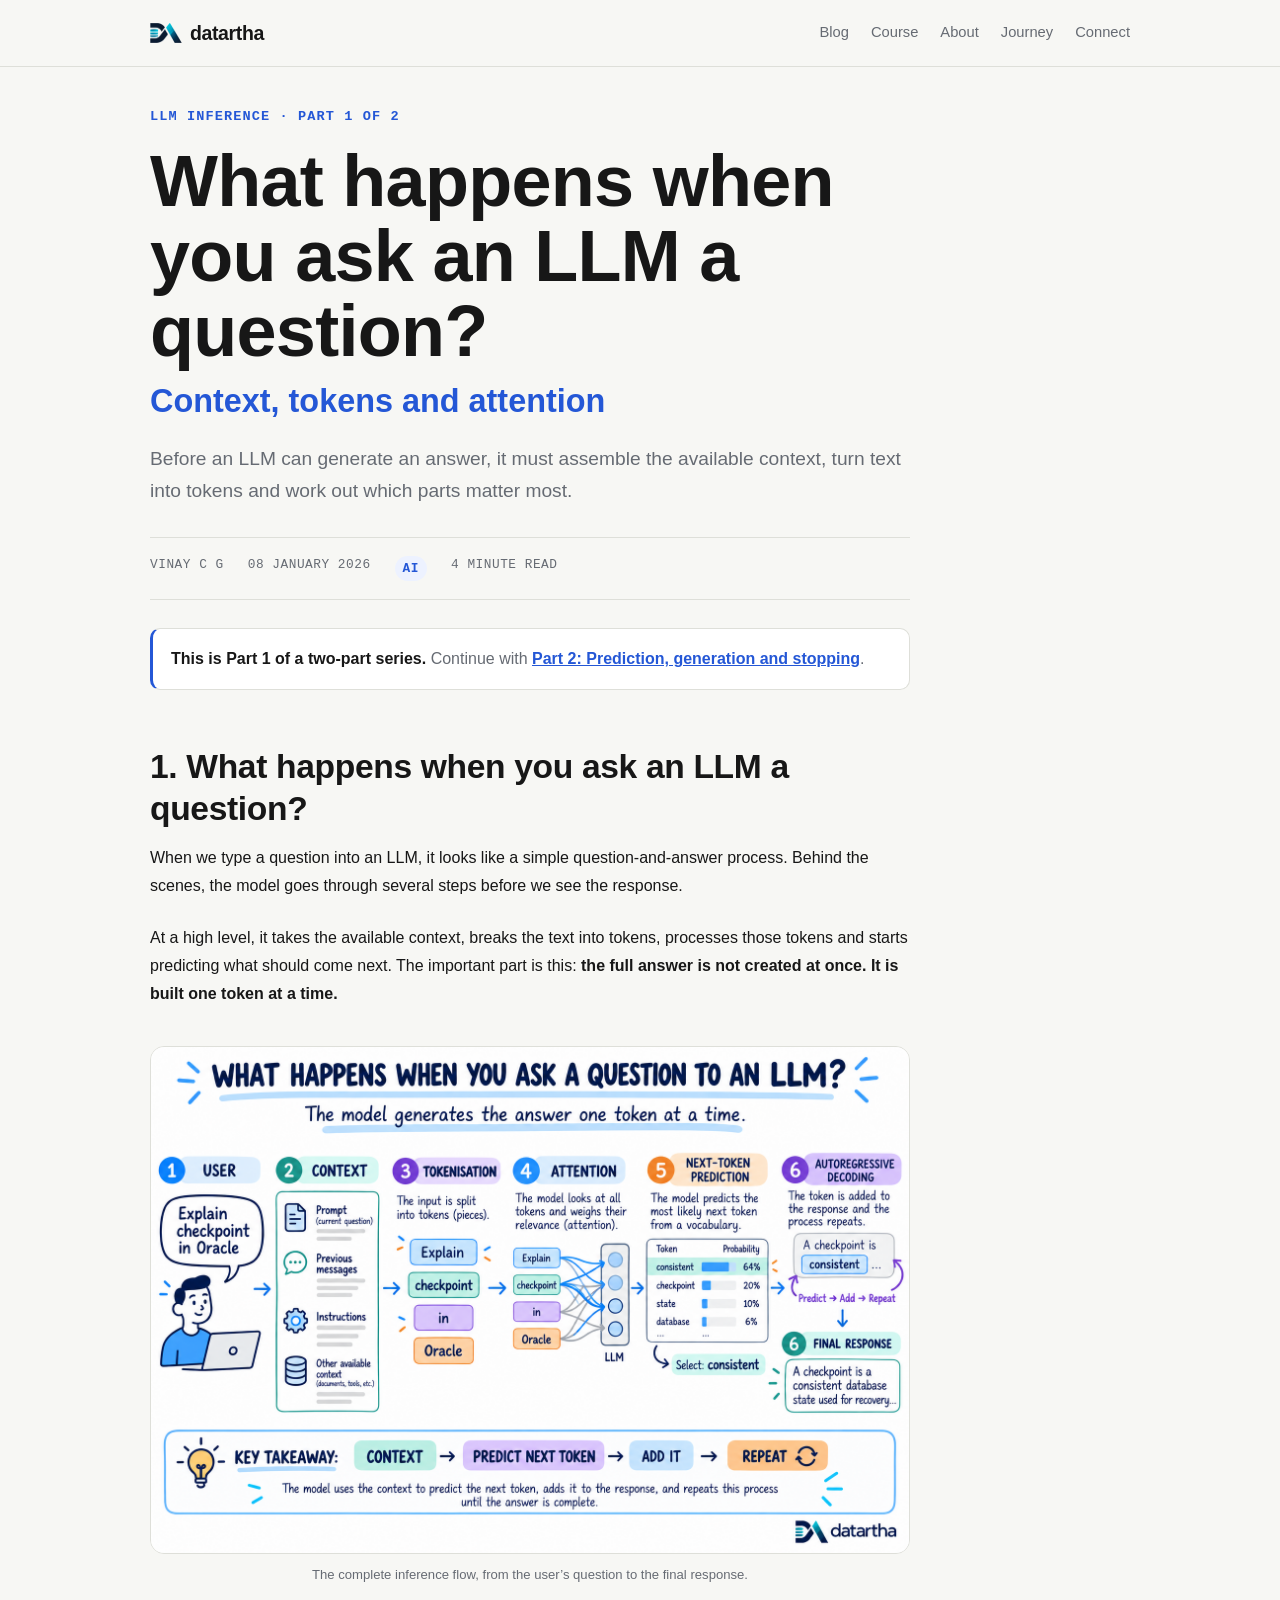
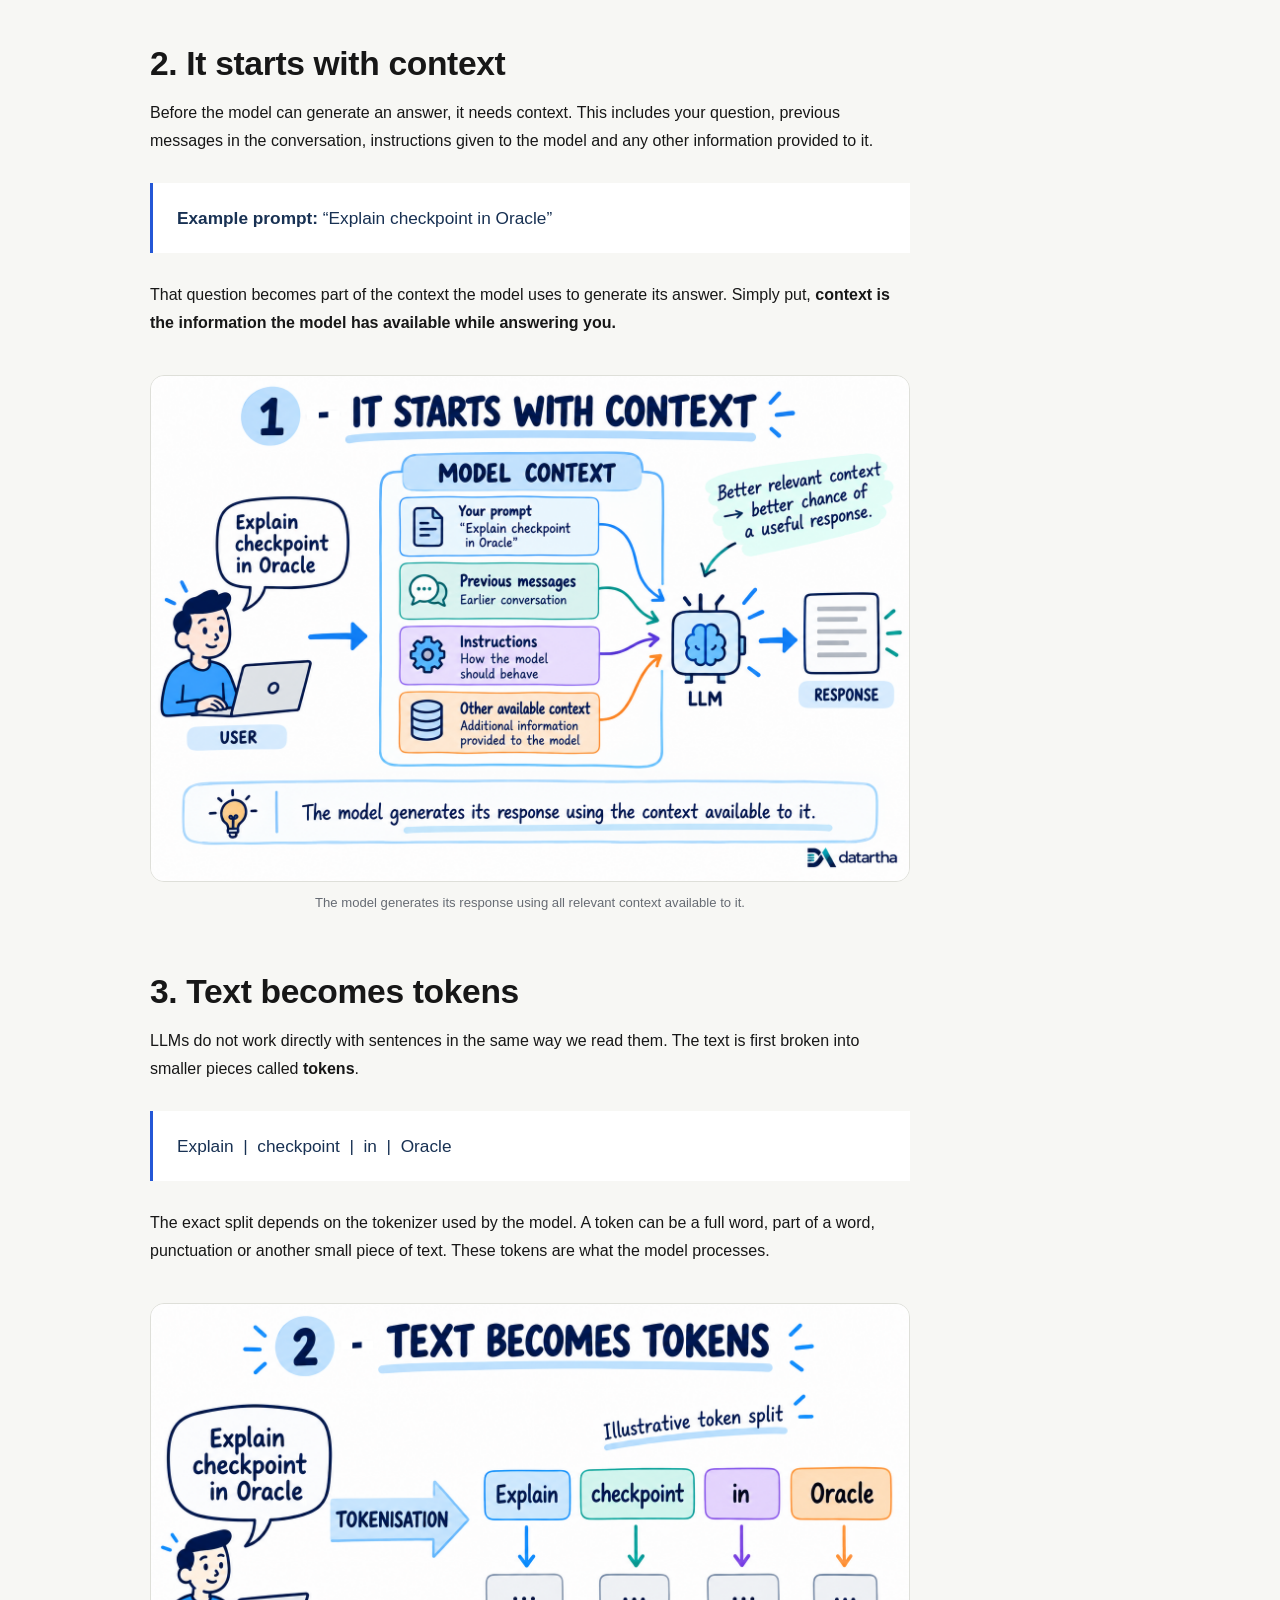
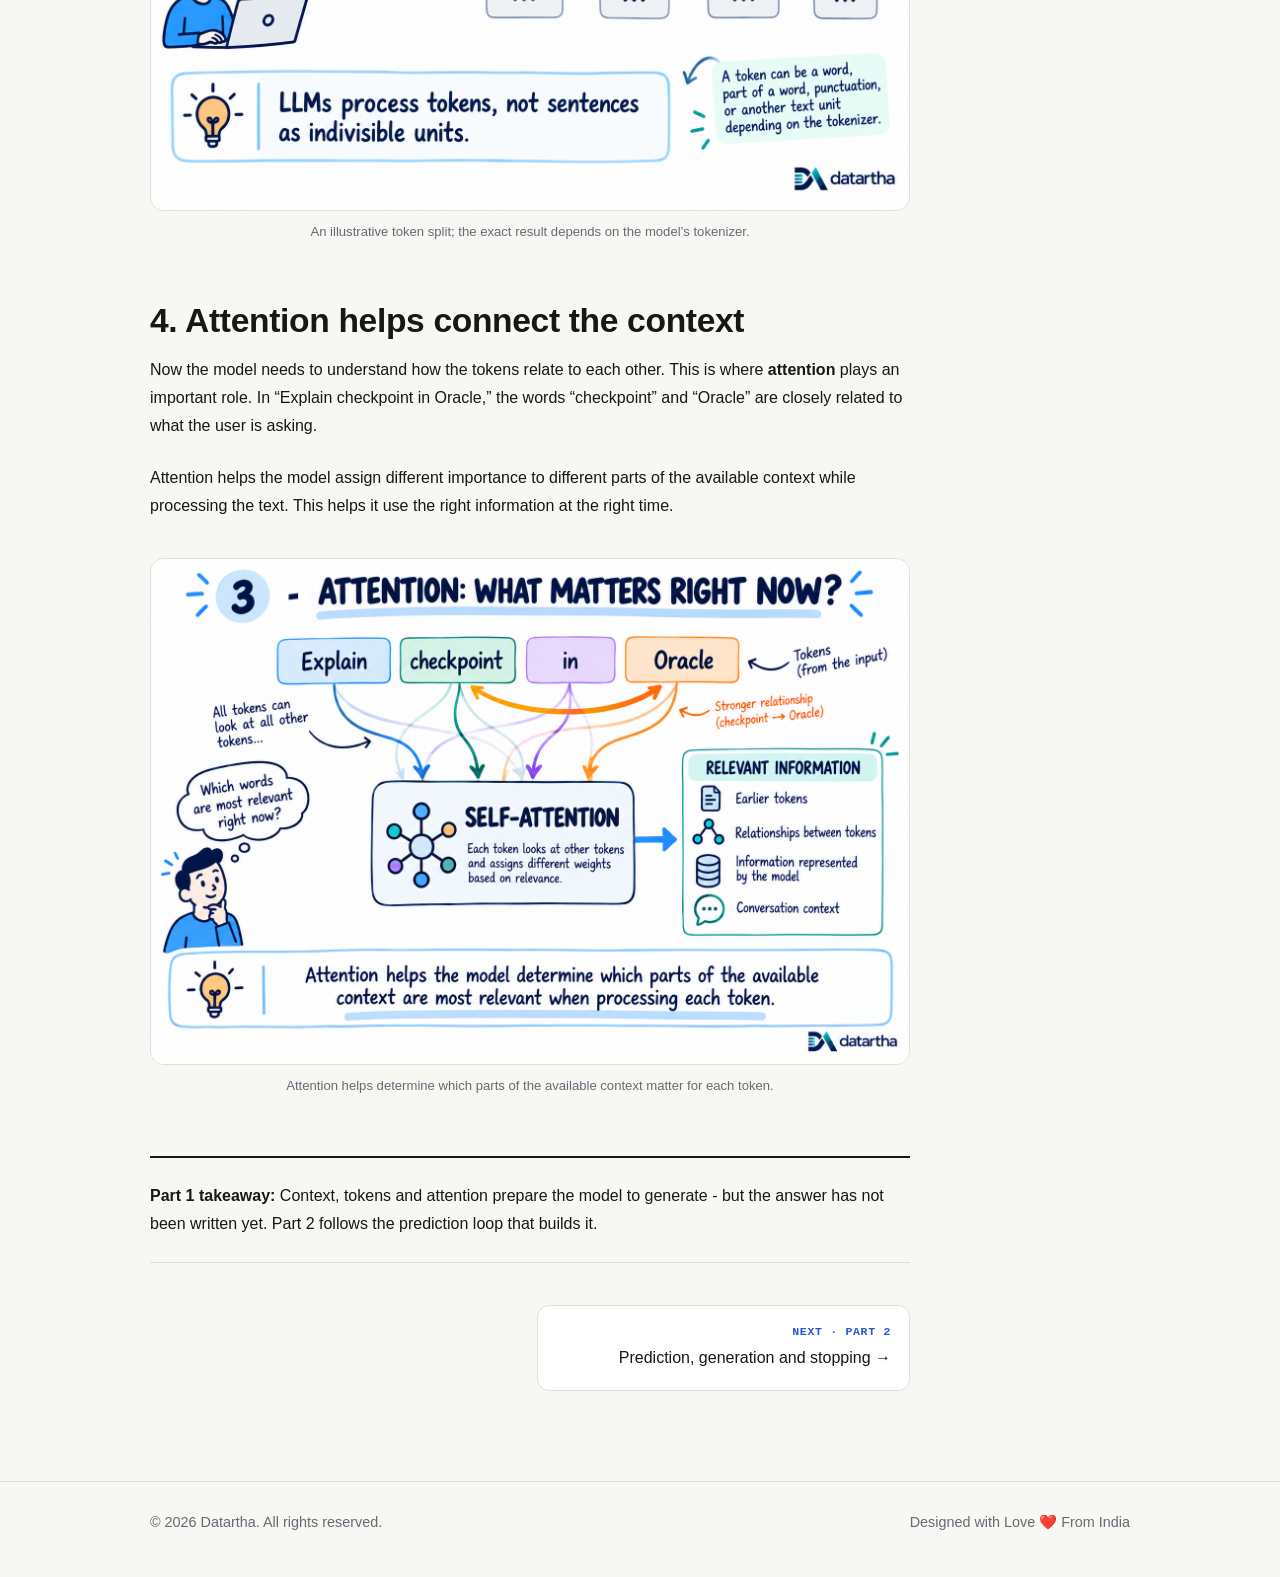
<file: writing/what-happens-when-you-ask-an-llm-part-1.html>
<!doctype html>
<html lang="en">
<head>
  <meta charset="utf-8" />
  <meta name="viewport" content="width=device-width, initial-scale=1" />
  <meta name="description" content="A clear introduction to how context, tokenization and attention prepare an LLM to answer a question." />
  <meta name="theme-color" content="#f7f7f4" />
  <link rel="icon" type="image/png" href="../assets/favicon-light.png" />
  <link rel="apple-touch-icon" href="../assets/favicon-light.png" />
  <meta property="og:title" content="What happens when you ask an LLM a question? Part 1" />
  <meta property="og:description" content="How context, tokens and attention prepare an LLM to generate a response." />
  <meta property="og:type" content="article" />
  <meta property="article:section" content="AI" />
  <meta property="og:url" content="https://datartha.com/writing/what-happens-when-you-ask-an-llm-part-1.html" />
  <meta property="og:image" content="https://datartha.com/assets/blog/llm-inference/llm-inference-overview.png" />
  <title>What happens when you ask an LLM a question? Part 1 - Datartha</title>
  <link rel="stylesheet" href="../assets/article.css" />
</head>

<body>
  <header>
    <div class="wrap nav">
      <a class="brand" href="../index.html">
        <img class="brand-logo" src="../assets/logo-mark.png" alt="" width="32" height="21" />
        <span>datartha</span>
      </a>
      <nav class="nav-links" aria-label="Primary">
        <a href="../blog/index.html">Blog</a>
        <a href="../course/index.html">Course</a>
        <a href="../index.html#about">About</a>
        <a href="../index.html#experience">Journey</a>
        <a href="../index.html#connect">Connect</a>
      </nav>

      <details class="mobile-nav">
        <summary aria-label="Open navigation menu">
          <span class="menu-icon" aria-hidden="true"><span></span><span></span><span></span></span>
        </summary>
        <nav class="mobile-nav-menu" aria-label="Mobile navigation">
          <a href="../blog/index.html">Blog</a>
          <a href="../course/index.html">Course</a>
          <a href="../index.html#about">About</a>
          <a href="../index.html#experience">Journey</a>
          <a href="../index.html#connect">Connect</a>
        </nav>
      </details>
    </div>
  </header>

  <main>
    <article class="wrap">
      <div class="kicker">LLM inference · Part 1 of 2</div>
      <h1>
        What happens when you ask an LLM a question?
        <span class="part-title">Context, tokens and attention</span>
      </h1>
      <p class="dek">
        Before an LLM can generate an answer, it must assemble the available context,
        turn text into tokens and work out which parts matter most.
      </p>
      <div class="meta">
        <span>Vinay C G</span>
        <time datetime="2026-01-08">08 January 2026</time>
        <span class="tag">AI</span>
        <span>4 minute read</span>
      </div>
      <aside class="series-banner">
        <strong>This is Part 1 of a two-part series.</strong>
        Continue with
        <a href="what-happens-when-you-ask-an-llm-part-2.html">Part 2: Prediction, generation and stopping</a>.
      </aside>

      <div class="body">
        <h2>1. What happens when you ask an LLM a question?</h2>
        <p>
          When we type a question into an LLM, it looks like a simple question-and-answer
          process. Behind the scenes, the model goes through several steps before we see
          the response.
        </p>
        <p>
          At a high level, it takes the available context, breaks the text into tokens,
          processes those tokens and starts predicting what should come next. The important
          part is this: <strong>the full answer is not created at once. It is built one token
          at a time.</strong>
        </p>

        <figure class="wide-figure">
          <img src="../assets/blog/llm-inference/llm-inference-overview.png"
               alt="Overview of an LLM turning a user question into a response through context, tokenization, attention, next-token prediction and autoregressive decoding."
               width="1536" height="1024" decoding="async" />
          <figcaption>The complete inference flow, from the user’s question to the final response.</figcaption>
        </figure>

        <h2>2. It starts with context</h2>
        <p>
          Before the model can generate an answer, it needs context. This includes your
          question, previous messages in the conversation, instructions given to the model
          and any other information provided to it.
        </p>
        <div class="example"><strong>Example prompt:</strong> “Explain checkpoint in Oracle”</div>
        <p>
          That question becomes part of the context the model uses to generate its answer.
          Simply put, <strong>context is the information the model has available while
          answering you.</strong>
        </p>

        <figure class="wide-figure">
          <img src="../assets/blog/llm-inference/llm-context-flow.png"
               alt="Diagram showing an LLM context assembled from the user prompt, previous messages, model instructions and other available information."
               width="1536" height="1024" loading="lazy" decoding="async" />
          <figcaption>The model generates its response using all relevant context available to it.</figcaption>
        </figure>

        <h2>3. Text becomes tokens</h2>
        <p>
          LLMs do not work directly with sentences in the same way we read them. The text
          is first broken into smaller pieces called <strong>tokens</strong>.
        </p>
        <div class="example">Explain &nbsp;|&nbsp; checkpoint &nbsp;|&nbsp; in &nbsp;|&nbsp; Oracle</div>
        <p>
          The exact split depends on the tokenizer used by the model. A token can be a full
          word, part of a word, punctuation or another small piece of text. These tokens are
          what the model processes.
        </p>

        <figure class="wide-figure">
          <img src="../assets/blog/llm-inference/llm-tokenization.png"
               alt="Tokenization diagram splitting the sentence Explain checkpoint in Oracle into four illustrative tokens."
               width="1536" height="1024" loading="lazy" decoding="async" />
          <figcaption>An illustrative token split; the exact result depends on the model’s tokenizer.</figcaption>
        </figure>

        <h2>4. Attention helps connect the context</h2>
        <p>
          Now the model needs to understand how the tokens relate to each other. This is
          where <strong>attention</strong> plays an important role. In “Explain checkpoint
          in Oracle,” the words “checkpoint” and “Oracle” are closely related to what the
          user is asking.
        </p>
        <p>
          Attention helps the model assign different importance to different parts of the
          available context while processing the text. This helps it use the right information
          at the right time.
        </p>

        <figure class="wide-figure">
          <img src="../assets/blog/llm-inference/llm-attention.png"
               alt="Self-attention diagram showing relationships between the tokens Explain, checkpoint, in and Oracle, with a stronger connection between checkpoint and Oracle."
               width="1536" height="1024" loading="lazy" decoding="async" />
          <figcaption>Attention helps determine which parts of the available context matter for each token.</figcaption>
        </figure>

        <div class="closing">
          <p>
            <strong>Part 1 takeaway:</strong> Context, tokens and attention prepare the model
            to generate - but the answer has not been written yet. Part 2 follows the prediction
            loop that builds it.
          </p>
        </div>

        <nav class="series-nav" aria-label="LLM inference series">
          <div class="series-spacer"></div>
          <a class="series-link next" href="what-happens-when-you-ask-an-llm-part-2.html">
            <small>Next · Part 2</small>
            Prediction, generation and stopping →
          </a>
        </nav>
      </div>
    </article>
  </main>

  <footer>
    <div class="wrap footer-row">
      <div>© 2026 Datartha. All rights reserved.</div>
      <div>Designed with Love ❤️ From India</div>
    </div>
  </footer>
  <script src="../assets/navigation.js" defer></script>
</body>
</html>
</file>
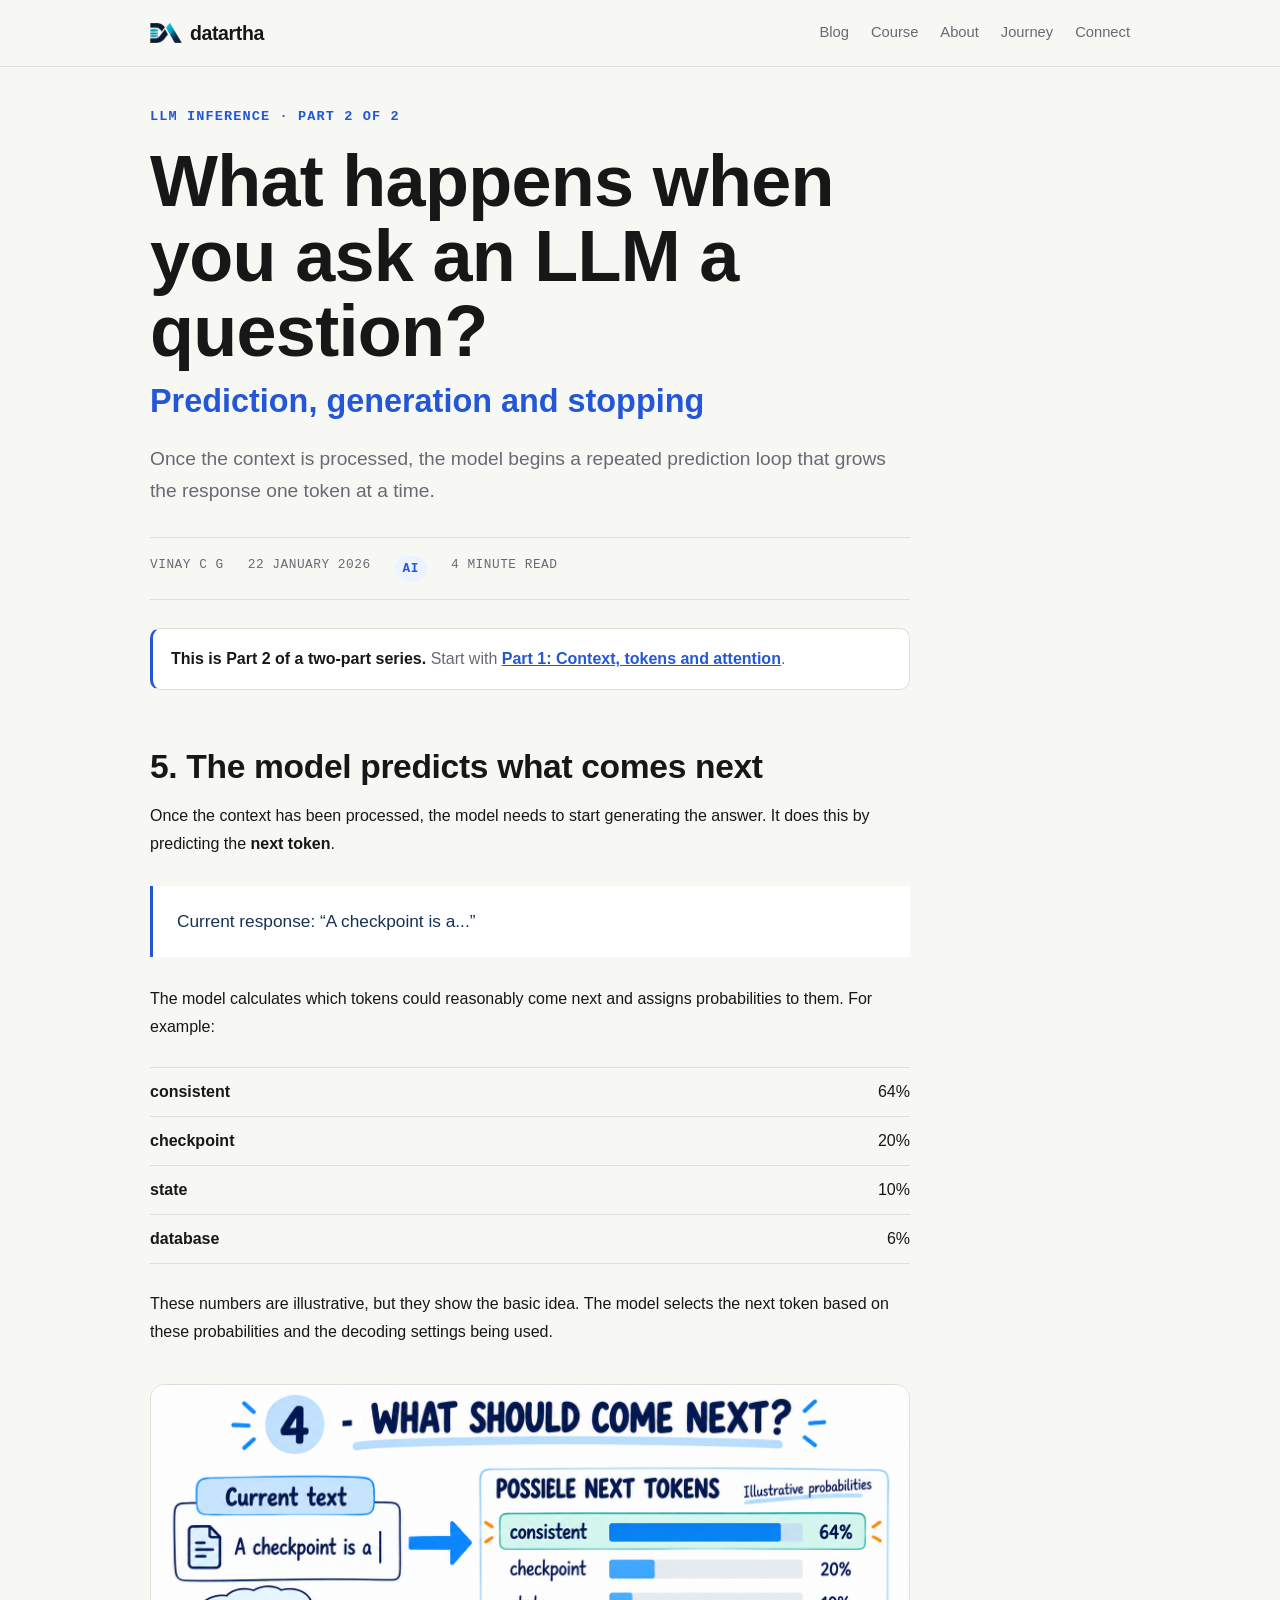
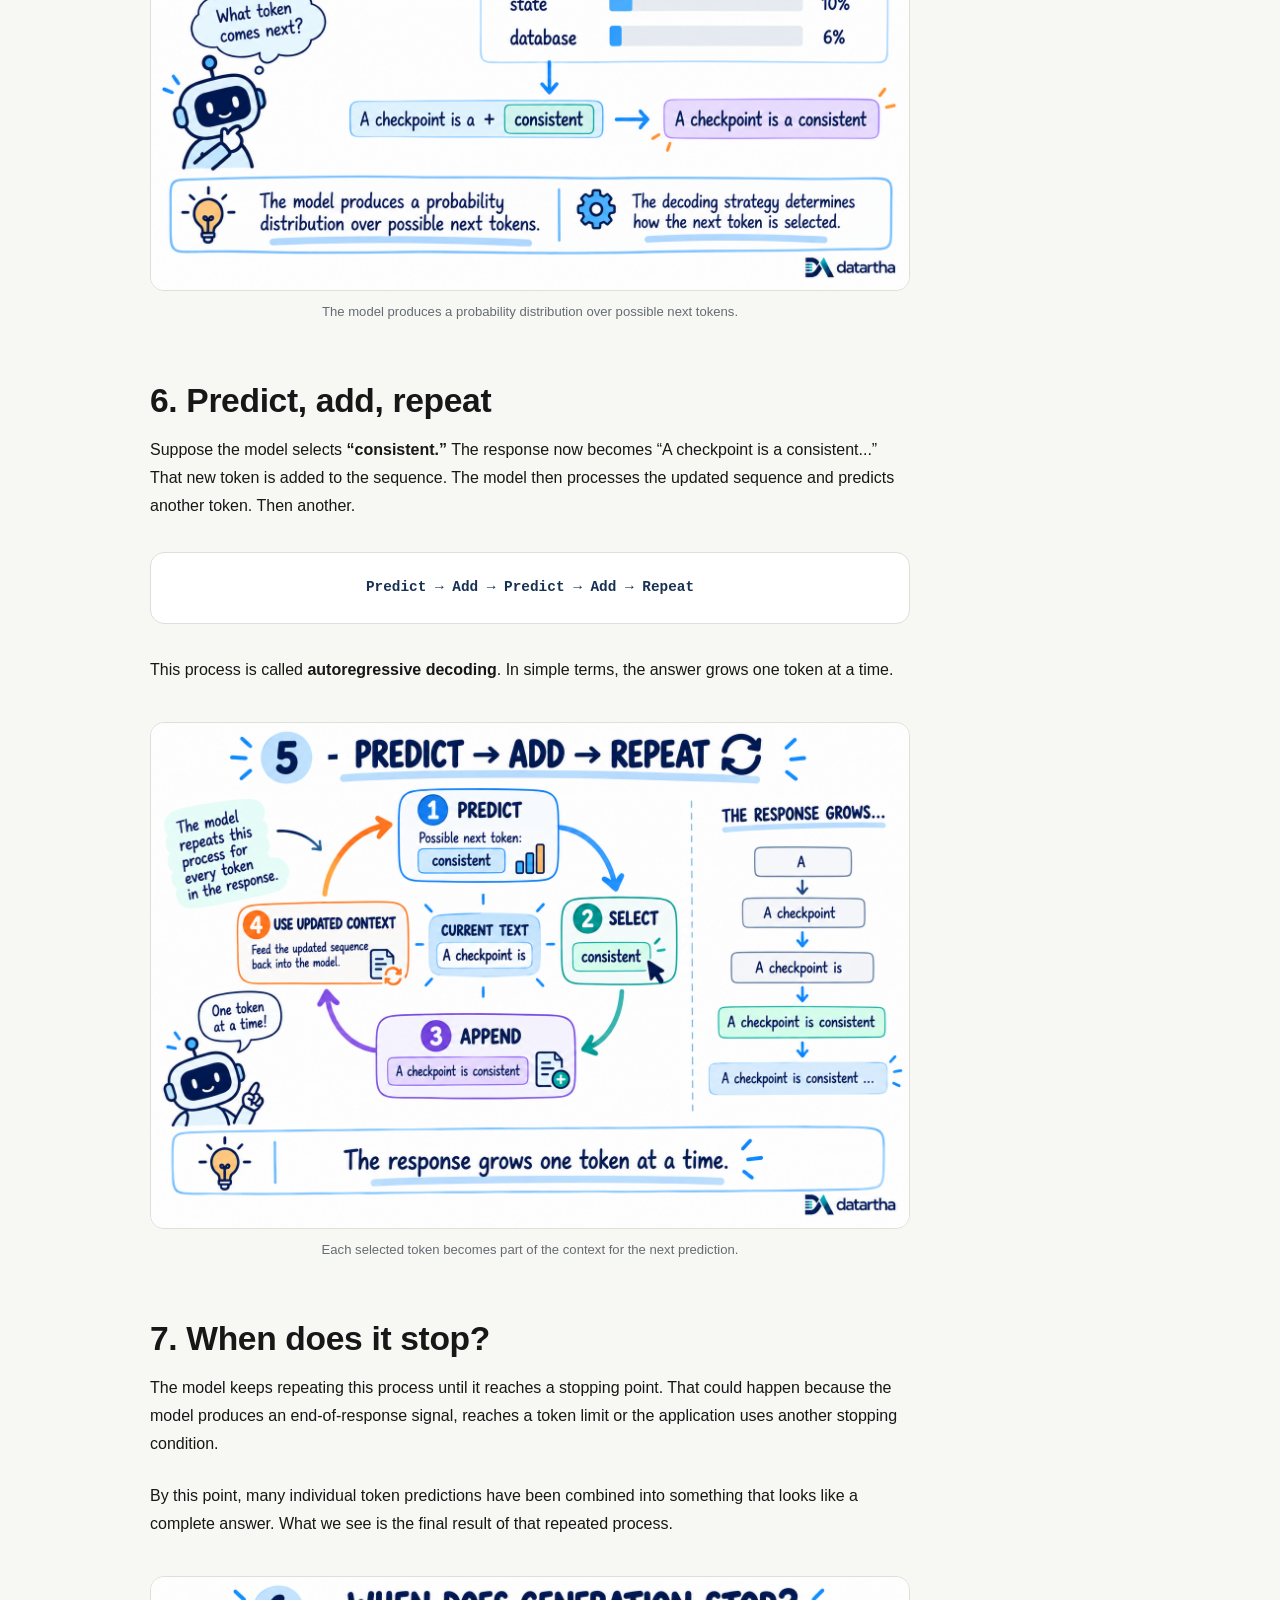
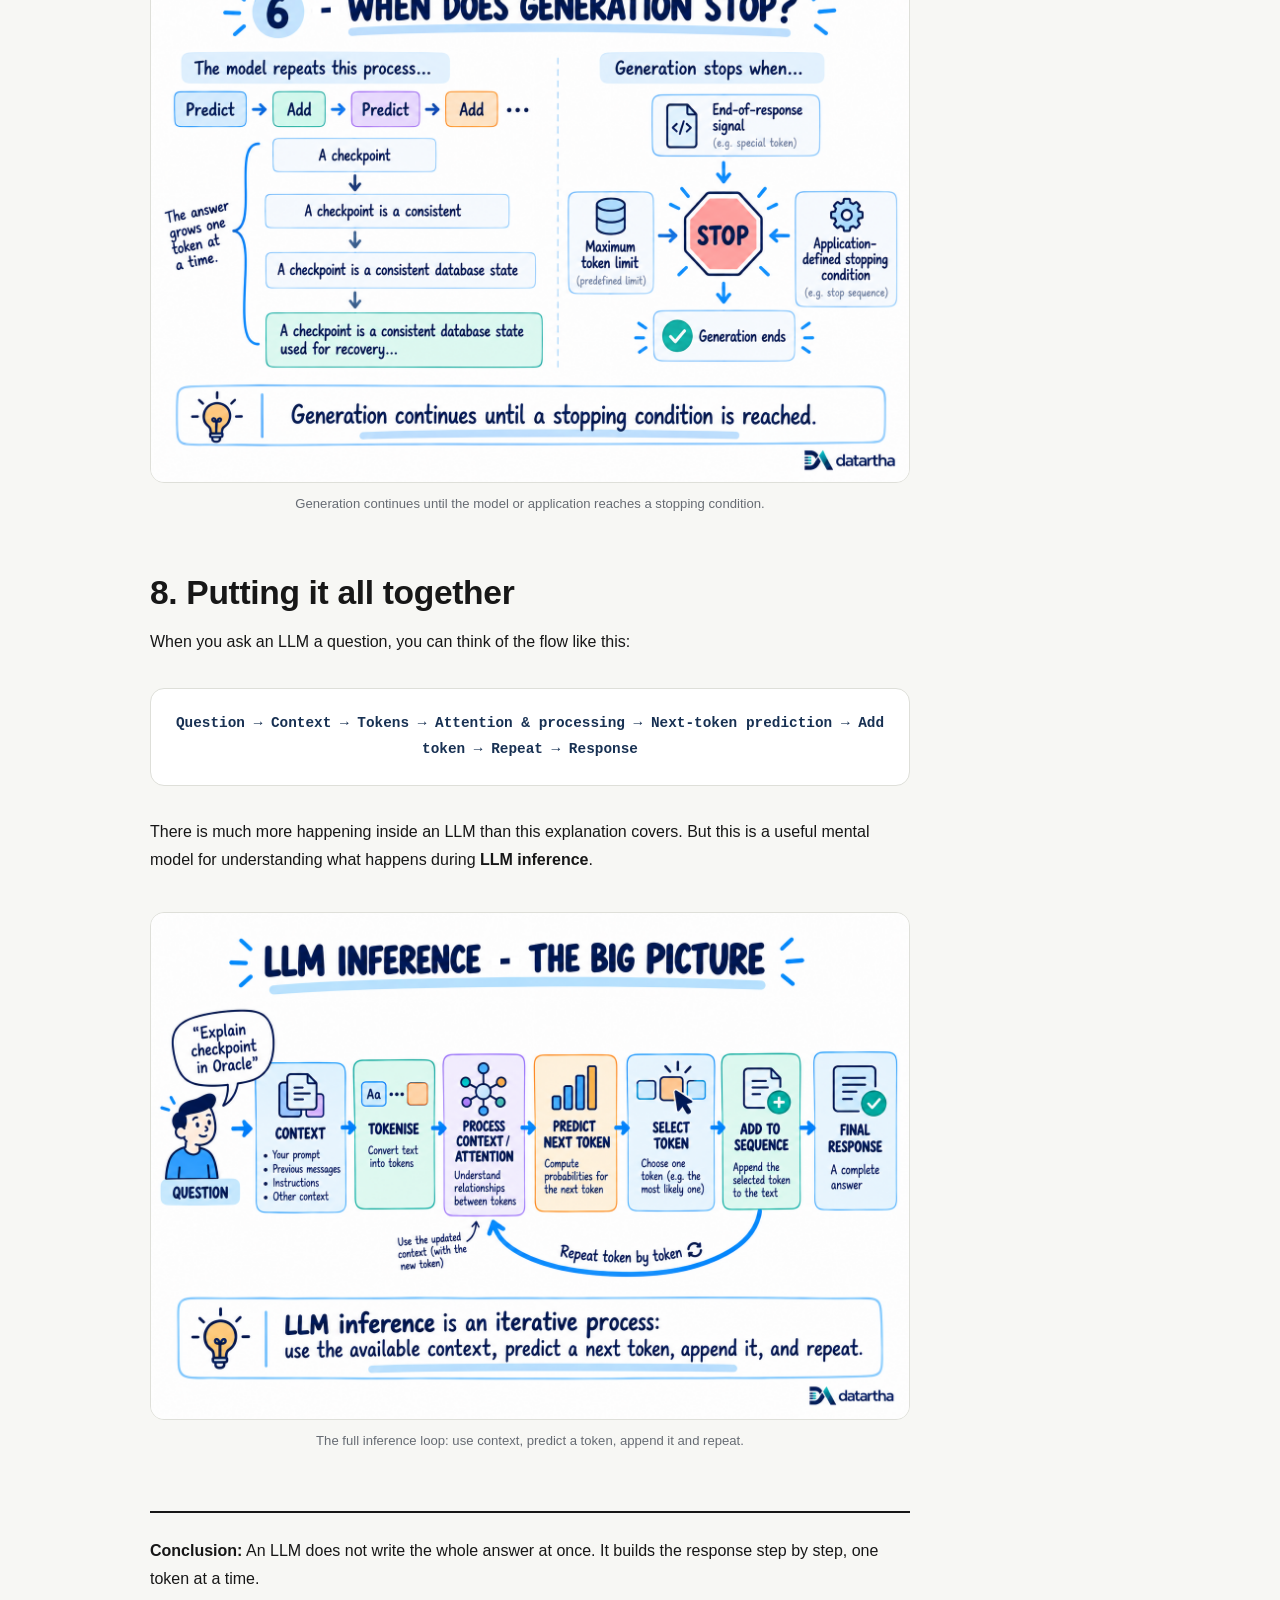
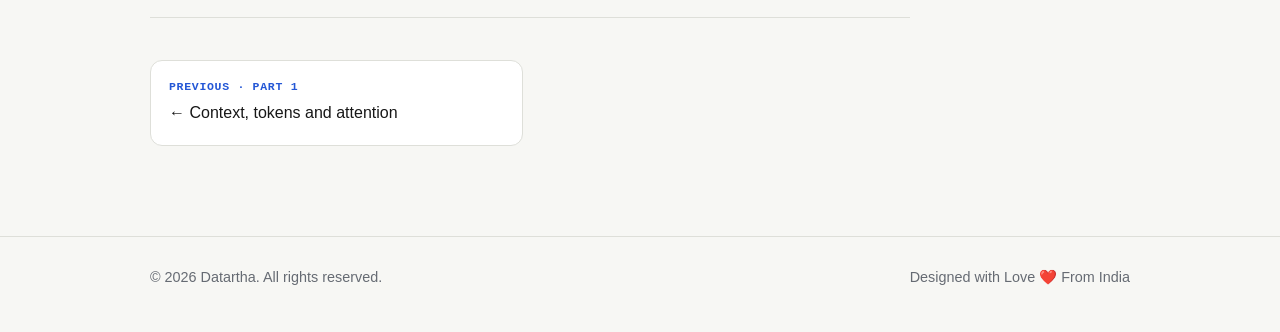
<file: writing/what-happens-when-you-ask-an-llm-part-2.html>
<!doctype html>
<html lang="en">
<head>
  <meta charset="utf-8" />
  <meta name="viewport" content="width=device-width, initial-scale=1" />
  <meta name="description" content="How next-token prediction and autoregressive decoding build an LLM response one token at a time." />
  <meta name="theme-color" content="#f7f7f4" />
  <link rel="icon" type="image/png" href="../assets/favicon-light.png" />
  <link rel="apple-touch-icon" href="../assets/favicon-light.png" />
  <meta property="og:title" content="What happens when you ask an LLM a question? Part 2" />
  <meta property="og:description" content="How an LLM predicts, selects and adds tokens until the response is complete." />
  <meta property="og:type" content="article" />
  <meta property="article:section" content="AI" />
  <meta property="og:url" content="https://datartha.com/writing/what-happens-when-you-ask-an-llm-part-2.html" />
  <meta property="og:image" content="https://datartha.com/assets/blog/llm-inference/llm-inference-big-picture.png" />
  <title>What happens when you ask an LLM a question? Part 2 - Datartha</title>
  <link rel="stylesheet" href="../assets/article.css" />
</head>

<body>
  <header>
    <div class="wrap nav">
      <a class="brand" href="../index.html">
        <img class="brand-logo" src="../assets/logo-mark.png" alt="" width="32" height="21" />
        <span>datartha</span>
      </a>
      <nav class="nav-links" aria-label="Primary">
        <a href="../blog/index.html">Blog</a>
        <a href="../course/index.html">Course</a>
        <a href="../index.html#about">About</a>
        <a href="../index.html#experience">Journey</a>
        <a href="../index.html#connect">Connect</a>
      </nav>

      <details class="mobile-nav">
        <summary aria-label="Open navigation menu">
          <span class="menu-icon" aria-hidden="true"><span></span><span></span><span></span></span>
        </summary>
        <nav class="mobile-nav-menu" aria-label="Mobile navigation">
          <a href="../blog/index.html">Blog</a>
          <a href="../course/index.html">Course</a>
          <a href="../index.html#about">About</a>
          <a href="../index.html#experience">Journey</a>
          <a href="../index.html#connect">Connect</a>
        </nav>
      </details>
    </div>
  </header>

  <main>
    <article class="wrap">
      <div class="kicker">LLM inference · Part 2 of 2</div>
      <h1>
        What happens when you ask an LLM a question?
        <span class="part-title">Prediction, generation and stopping</span>
      </h1>
      <p class="dek">
        Once the context is processed, the model begins a repeated prediction loop that
        grows the response one token at a time.
      </p>
      <div class="meta">
        <span>Vinay C G</span>
        <time datetime="2026-01-22">22 January 2026</time>
        <span class="tag">AI</span>
        <span>4 minute read</span>
      </div>
      <aside class="series-banner">
        <strong>This is Part 2 of a two-part series.</strong>
        Start with
        <a href="what-happens-when-you-ask-an-llm-part-1.html">Part 1: Context, tokens and attention</a>.
      </aside>

      <div class="body">
        <h2>5. The model predicts what comes next</h2>
        <p>
          Once the context has been processed, the model needs to start generating the
          answer. It does this by predicting the <strong>next token</strong>.
        </p>
        <div class="example">Current response: “A checkpoint is a...”</div>
        <p>
          The model calculates which tokens could reasonably come next and assigns
          probabilities to them. For example:
        </p>
        <ul class="probabilities" aria-label="Illustrative next-token probabilities">
          <li><strong>consistent</strong><span>64%</span></li>
          <li><strong>checkpoint</strong><span>20%</span></li>
          <li><strong>state</strong><span>10%</span></li>
          <li><strong>database</strong><span>6%</span></li>
        </ul>
        <p>
          These numbers are illustrative, but they show the basic idea. The model selects
          the next token based on these probabilities and the decoding settings being used.
        </p>

        <figure class="wide-figure">
          <img src="../assets/blog/llm-inference/llm-next-token-probabilities.png"
               alt="Diagram showing illustrative probabilities for the next token after A checkpoint is a, with consistent ranked highest at 64 percent."
               width="1536" height="1024" decoding="async" />
          <figcaption>The model produces a probability distribution over possible next tokens.</figcaption>
        </figure>

        <h2>6. Predict, add, repeat</h2>
        <p>
          Suppose the model selects <strong>“consistent.”</strong> The response now becomes
          “A checkpoint is a consistent...” That new token is added to the sequence. The model
          then processes the updated sequence and predicts another token. Then another.
        </p>
        <div class="flow">Predict → Add → Predict → Add → Repeat</div>
        <p>
          This process is called <strong>autoregressive decoding</strong>. In simple terms,
          the answer grows one token at a time.
        </p>

        <figure class="wide-figure">
          <img src="../assets/blog/llm-inference/llm-autoregressive-loop.png"
               alt="Circular autoregressive decoding diagram showing predict, select, append and reuse the updated context as the response grows one token at a time."
               width="1536" height="1024" loading="lazy" decoding="async" />
          <figcaption>Each selected token becomes part of the context for the next prediction.</figcaption>
        </figure>

        <h2>7. When does it stop?</h2>
        <p>
          The model keeps repeating this process until it reaches a stopping point. That
          could happen because the model produces an end-of-response signal, reaches a token
          limit or the application uses another stopping condition.
        </p>
        <p>
          By this point, many individual token predictions have been combined into something
          that looks like a complete answer. What we see is the final result of that repeated
          process.
        </p>

        <figure class="wide-figure">
          <img src="../assets/blog/llm-inference/llm-generation-stopping.png"
               alt="Diagram showing generation stopping after an end-of-response token, maximum token limit or application-defined stopping condition."
               width="1536" height="1024" loading="lazy" decoding="async" />
          <figcaption>Generation continues until the model or application reaches a stopping condition.</figcaption>
        </figure>

        <h2>8. Putting it all together</h2>
        <p>When you ask an LLM a question, you can think of the flow like this:</p>
        <div class="flow">
          Question → Context → Tokens → Attention &amp; processing → Next-token prediction → Add token → Repeat → Response
        </div>
        <p>
          There is much more happening inside an LLM than this explanation covers. But this
          is a useful mental model for understanding what happens during <strong>LLM
          inference</strong>.
        </p>

        <figure class="wide-figure">
          <img src="../assets/blog/llm-inference/llm-inference-big-picture.png"
               alt="End-to-end LLM inference diagram showing context, tokenization, attention, next-token prediction, token selection, sequence update and the final response."
               width="1536" height="1024" loading="lazy" decoding="async" />
          <figcaption>The full inference loop: use context, predict a token, append it and repeat.</figcaption>
        </figure>

        <div class="closing">
          <p>
            <strong>Conclusion:</strong> An LLM does not write the whole answer at once. It
            builds the response step by step, one token at a time.
          </p>
        </div>

        <nav class="series-nav" aria-label="LLM inference series">
          <a class="series-link" href="what-happens-when-you-ask-an-llm-part-1.html">
            <small>Previous · Part 1</small>
            ← Context, tokens and attention
          </a>
          <div class="series-spacer"></div>
        </nav>
      </div>
    </article>
  </main>

  <footer>
    <div class="wrap footer-row">
      <div>© 2026 Datartha. All rights reserved.</div>
      <div>Designed with Love ❤️ From India</div>
    </div>
  </footer>
  <script src="../assets/navigation.js" defer></script>
</body>
</html>
</file>
<file: assets/article.css>
:root {
  --bg: #f7f7f4;
  --surface: #ffffff;
  --text: #171717;
  --muted: #666b73;
  --line: #dedfd9;
  --accent: #2457d6;
  --accent-soft: #edf2ff;
  --code: #183153;
  --max: 760px;
}

* { box-sizing: border-box; }

html { scroll-behavior: smooth; }

body {
  margin: 0;
  background: var(--bg);
  color: var(--text);
  font-family: -apple-system, BlinkMacSystemFont, "Segoe UI", Roboto, Helvetica, Arial, sans-serif;
  line-height: 1.75;
  -webkit-font-smoothing: antialiased;
}

a { color: inherit; }

a:focus-visible {
  outline: 3px solid var(--accent-soft);
  outline-offset: 4px;
  border-radius: 3px;
}

.mobile-nav summary:focus-visible {
  outline: 3px solid var(--accent-soft);
  outline-offset: 4px;
}

.wrap {
  width: min(var(--max), calc(100% - 40px));
  margin: 0 auto;
}

.mono {
  font-family: "SFMono-Regular", Consolas, "Liberation Mono", monospace;
}

header {
  border-bottom: 1px solid var(--line);
  background: rgba(247, 247, 244, .94);
  position: sticky;
  top: 0;
  z-index: 10;
  backdrop-filter: blur(10px);
}

header a {
  text-decoration: none;
}

.nav {
  min-height: 66px;
  display: flex;
  align-items: center;
  justify-content: space-between;
  gap: 20px;
}

.brand {
  color: var(--text);
  text-decoration: none;
  font-weight: 750;
  font-size: 1.22rem;
  letter-spacing: -.02em;
  display: flex;
  align-items: center;
  gap: 8px;
}

.brand-logo {
  display: block;
  width: 32px;
  height: auto;
}

.back {
  color: var(--muted);
  text-decoration: none;
  font-size: .9rem;
}

.back:hover { color: var(--text); }

.nav-links {
  display: flex;
  gap: 22px;
  color: var(--muted);
  font-size: .92rem;
}

.nav-links a {
  text-decoration: none;
}

.nav-links a:hover {
  color: var(--text);
}

.mobile-nav {
  display: none;
  position: relative;
}

.mobile-nav summary {
  width: 42px;
  height: 40px;
  display: grid;
  place-items: center;
  border: 1px solid var(--line);
  border-radius: 10px;
  background: var(--surface);
  cursor: pointer;
  list-style: none;
}

.mobile-nav summary::-webkit-details-marker { display: none; }

.menu-icon {
  width: 20px;
  display: grid;
  gap: 4px;
}

.menu-icon span {
  display: block;
  height: 2px;
  border-radius: 999px;
  background: var(--text);
}

.mobile-nav-menu {
  position: absolute;
  top: calc(100% + 10px);
  right: 0;
  width: min(250px, calc(100vw - 40px));
  display: flex;
  flex-direction: column;
  gap: 2px;
  padding: 9px;
  background: var(--surface);
  border: 1px solid var(--line);
  border-radius: 12px;
  box-shadow: 0 16px 40px rgba(24, 49, 83, .14);
}

.mobile-nav-menu a {
  padding: 10px 12px;
  border-radius: 8px;
  color: var(--muted);
  font-size: .9rem;
  font-weight: 600;
  text-decoration: none;
}

.mobile-nav-menu a:hover {
  background: var(--accent-soft);
  color: var(--accent);
}

header .wrap {
  width: min(980px, calc(100% - 40px));
}

article { padding: 40px 0 90px; }

article.wrap,
footer .wrap {
  width: min(980px, calc(100% - 40px));
}

article > .kicker,
article > h1,
article > .dek,
article > .meta,
article > .series-banner,
article > .body,
article > .series-nav {
  max-width: 760px;
}

.kicker {
  color: var(--accent);
  text-transform: uppercase;
  letter-spacing: .08em;
  font: 650 .85rem/1.4 "SFMono-Regular", Consolas, monospace;
}

h1, h2 {
  font-family: "Avenir Next", Avenir, "Helvetica Neue", Helvetica, Arial, sans-serif;
  letter-spacing: -.01em;
  font-weight: 650;
}

h1 {
  margin: 18px 0 22px;
  font-size: clamp(2.45rem, 7vw, 4.5rem);
  line-height: 1.04;
}

h1 .part-title {
  display: block;
  margin-top: 12px;
  color: var(--accent);
  font-size: .45em;
  line-height: 1.25;
  letter-spacing: 0;
}

h2 {
  margin: 56px 0 14px;
  font-size: clamp(1.55rem, 4vw, 2.1rem);
  line-height: 1.25;
}

.dek {
  margin: 0;
  color: var(--muted);
  font-size: 1.2rem;
  line-height: 1.65;
}

.meta {
  display: flex;
  flex-wrap: wrap;
  gap: 12px 24px;
  margin: 30px 0 0;
  padding: 18px 0;
  border-top: 1px solid var(--line);
  border-bottom: 1px solid var(--line);
  color: var(--muted);
  font: .8rem/1.4 "SFMono-Regular", Consolas, monospace;
  text-transform: uppercase;
  letter-spacing: .04em;
}

.tag {
  padding: 4px 8px;
  background: var(--accent-soft);
  border-radius: 999px;
  color: var(--accent);
  font-weight: 700;
}

.series-banner {
  margin: 28px 0 0;
  padding: 16px 18px;
  background: var(--surface);
  border: 1px solid var(--line);
  border-left: 3px solid var(--accent);
  border-radius: 10px;
  color: var(--muted);
}

.series-banner strong { color: var(--text); }

.series-banner a {
  color: var(--accent);
  font-weight: 650;
}

.body { margin-top: 48px; }

.body p { margin: 0 0 24px; }

.body strong { font-weight: 700; }

.example {
  margin: 28px 0;
  padding: 20px 24px;
  background: var(--surface);
  border-left: 3px solid var(--accent);
  color: var(--code);
  font-size: 1.08rem;
}

.wide-figure {
  width: 100%;
  margin: 38px 0 44px;
}

.wide-figure img {
  display: block;
  width: 100%;
  height: auto;
  background: white;
  border: 1px solid var(--line);
  border-radius: 14px;
}

.wide-figure figcaption {
  margin-top: 10px;
  color: var(--muted);
  font-size: .82rem;
  text-align: center;
}

.probabilities {
  margin: 26px 0;
  padding: 0;
  list-style: none;
  border-top: 1px solid var(--line);
}

.probabilities li {
  display: flex;
  justify-content: space-between;
  gap: 20px;
  padding: 10px 0;
  border-bottom: 1px solid var(--line);
}

.flow {
  margin: 32px 0;
  padding: 22px;
  background: var(--surface);
  border: 1px solid var(--line);
  border-radius: 14px;
  color: var(--code);
  font: 650 .9rem/1.8 "SFMono-Regular", Consolas, monospace;
  text-align: center;
}

.closing {
  margin-top: 58px;
  padding: 24px 0;
  border-top: 2px solid var(--text);
  border-bottom: 1px solid var(--line);
  color: var(--text);
}

.closing p { margin: 0; }

.series-nav {
  display: grid;
  grid-template-columns: repeat(2, minmax(0, 1fr));
  gap: 14px;
  margin-top: 42px;
}

.series-link {
  display: block;
  padding: 18px;
  background: var(--surface);
  border: 1px solid var(--line);
  border-radius: 12px;
  text-decoration: none;
}

.series-link.next { text-align: right; }

.series-link small {
  display: block;
  color: var(--accent);
  font: 650 .72rem/1.4 "SFMono-Regular", Consolas, monospace;
  text-transform: uppercase;
  letter-spacing: .06em;
  margin-bottom: 4px;
}

.series-link:hover { border-color: var(--accent); }

.series-spacer { min-height: 1px; }

footer {
  border-top: 1px solid var(--line);
  padding: 28px 0 42px;
  color: var(--muted);
  font-size: .9rem;
}

.blog-index {
  padding: 40px 0 0;
}

.blog-index-wrap {
  width: min(980px, calc(100% - 40px));
  margin: 0 auto;
}

.blog-index h1 {
  max-width: 800px;
}

.category-nav {
  display: flex;
  flex-wrap: wrap;
  gap: 10px;
  margin: 30px 0 0;
}

.category-nav a {
  padding: 7px 12px;
  border: 1px solid var(--line);
  border-radius: 999px;
  color: var(--muted);
  text-decoration: none;
  font-size: .85rem;
}

.category-nav a:hover {
  border-color: var(--accent);
  color: var(--accent);
}

.blog-category {
  padding: 58px 0;
  border-top: 1px solid var(--line);
}

.blog-category:first-of-type {
  margin-top: 58px;
}

.blog-category h2 {
  margin-top: 0;
}

.blog-grid {
  display: grid;
  grid-template-columns: repeat(2, minmax(0, 1fr));
  gap: 16px;
}

.blog-card {
  display: flex;
  flex-direction: column;
  min-height: 250px;
  padding: 24px;
  background: var(--surface);
  border: 1px solid var(--line);
  border-radius: 14px;
  text-decoration: none;
}

.blog-card:hover { border-color: var(--accent); }

.blog-card-meta {
  display: flex;
  justify-content: space-between;
  gap: 14px;
  color: var(--muted);
  font: .75rem/1.4 "SFMono-Regular", Consolas, monospace;
  text-transform: uppercase;
  letter-spacing: .04em;
}

.blog-card h3 {
  margin: 28px 0 12px;
  font-family: "Avenir Next", Avenir, "Helvetica Neue", Helvetica, Arial, sans-serif;
  font-size: 1.35rem;
  line-height: 1.25;
}

.blog-card p {
  margin: 0;
  color: var(--muted);
}

.blog-card .read-more {
  margin-top: auto;
  padding-top: 20px;
  color: var(--accent);
  font-weight: 650;
}

.empty-category {
  margin: 0;
  padding: 24px;
  background: var(--surface);
  border: 1px dashed var(--line);
  border-radius: 12px;
  color: var(--muted);
}

.blog-contact {
  padding: 76px 0;
  border-top: 1px solid var(--line);
}

.contact-panel {
  display: grid;
  grid-template-columns: 1fr .8fr;
  gap: 22px;
  align-items: stretch;
}

.contact-panel > div:first-child,
.contact-links {
  padding: clamp(26px, 4vw, 38px);
  border-radius: 16px;
}

.contact-panel > div:first-child {
  background: var(--surface);
  border: 1px solid var(--line);
}

.eyebrow {
  color: var(--accent);
  text-transform: uppercase;
  letter-spacing: .09em;
  font: 650 .98rem/1.3 "SFMono-Regular", Consolas, monospace;
  margin-bottom: 20px;
}

.contact-panel h2 {
  margin: 0;
  font-size: clamp(1.65rem, 3vw, 2.25rem);
  line-height: 1.15;
}

.contact-panel p {
  margin: 16px 0 0;
  color: var(--muted);
  max-width: 620px;
}

.contact-links {
  display: flex;
  flex-direction: column;
  align-items: flex-start;
  justify-content: center;
  gap: 12px;
  background: var(--accent-soft);
}

.contact-links h3 {
  margin: 0 0 8px;
  font-family: "Avenir Next", Avenir, "Helvetica Neue", Helvetica, Arial, sans-serif;
  font-size: 1.35rem;
  line-height: 1.25;
}

.contact-link {
  display: inline-flex;
  align-items: center;
  gap: 9px;
  color: var(--accent);
  border-bottom: 1px solid rgba(36, 87, 214, .3);
  padding-bottom: 3px;
  font-weight: 650;
  text-decoration: none;
}

.contact-link:hover {
  border-color: var(--accent);
}

.contact-icon {
  width: 18px;
  height: 18px;
  flex: 0 0 18px;
  color: currentColor;
}

.footer-row {
  display: flex;
  justify-content: space-between;
  gap: 20px;
  flex-wrap: wrap;
}

@media (max-width: 760px) {
  .nav {
    min-height: 62px;
    padding: 10px 0;
  }

  .nav-links {
    display: none;
  }

  .mobile-nav {
    display: block;
  }

  .contact-panel {
    grid-template-columns: 1fr;
  }
}

@media (max-width: 600px) {
  article { padding: 30px 0 68px; }
  .nav { min-height: 58px; }
  .wide-figure { margin-top: 30px; margin-bottom: 36px; }
  .series-nav { grid-template-columns: 1fr; }
  .series-link.next { text-align: left; }
  .series-spacer { display: none; }
  .blog-index { padding: 30px 0 0; }
  .blog-contact { padding: 58px 0; }
  .blog-grid { grid-template-columns: 1fr; }
}
</file>
<file: assets/course.css>
:root {
  --bg: #f7f7f4;
  --surface: #ffffff;
  --text: #171717;
  --muted: #666b73;
  --line: #dedfd9;
  --accent: #2457d6;
  --accent-soft: #edf2ff;
  --navy: #183153;
  --max: 980px;
  --radius: 16px;
}

* { box-sizing: border-box; }

html { scroll-behavior: smooth; }

body {
  margin: 0;
  background: var(--bg);
  color: var(--text);
  font-family: -apple-system, BlinkMacSystemFont, "Segoe UI", Roboto, Helvetica, Arial, sans-serif;
  line-height: 1.65;
  -webkit-font-smoothing: antialiased;
}

a { color: inherit; text-decoration: none; }

a:focus-visible {
  outline: 3px solid #b7c9ff;
  outline-offset: 4px;
  border-radius: 4px;
}

.mobile-nav summary:focus-visible {
  outline: 3px solid #b7c9ff;
  outline-offset: 4px;
}

.wrap {
  width: min(var(--max), calc(100% - 40px));
  margin: 0 auto;
}

.mono {
  font-family: "SFMono-Regular", Consolas, "Liberation Mono", monospace;
}

header {
  position: sticky;
  top: 0;
  z-index: 20;
  border-bottom: 1px solid var(--line);
  background: rgba(247, 247, 244, .94);
  backdrop-filter: blur(10px);
}

.nav {
  min-height: 66px;
  display: flex;
  align-items: center;
  justify-content: space-between;
  gap: 24px;
}

.brand {
  display: flex;
  align-items: center;
  gap: 8px;
  font-size: 1.22rem;
  font-weight: 750;
  letter-spacing: -.025em;
}

.brand-logo {
  display: block;
  width: 32px;
  height: auto;
}

.nav-links {
  display: flex;
  align-items: center;
  gap: 22px;
  color: var(--muted);
  font-size: .92rem;
}

.nav-links a:hover { color: var(--text); }

.mobile-nav {
  display: none;
  position: relative;
}

.mobile-nav summary {
  width: 42px;
  height: 40px;
  display: grid;
  place-items: center;
  border: 1px solid var(--line);
  border-radius: 10px;
  background: var(--surface);
  cursor: pointer;
  list-style: none;
}

.mobile-nav summary::-webkit-details-marker { display: none; }

.menu-icon {
  width: 20px;
  display: grid;
  gap: 4px;
}

.menu-icon span {
  display: block;
  height: 2px;
  border-radius: 999px;
  background: var(--text);
}

.mobile-nav-menu {
  position: absolute;
  top: calc(100% + 10px);
  right: 0;
  width: min(250px, calc(100vw - 40px));
  display: flex;
  flex-direction: column;
  gap: 2px;
  padding: 9px;
  background: var(--surface);
  border: 1px solid var(--line);
  border-radius: 12px;
  box-shadow: 0 16px 40px rgba(24, 49, 83, .14);
}

.mobile-nav-menu a {
  padding: 10px 12px;
  border-radius: 8px;
  color: var(--muted);
  font-size: .9rem;
  font-weight: 600;
}

.mobile-nav-menu a:hover {
  background: var(--accent-soft);
  color: var(--accent);
}

.hero {
  padding: 40px 0 64px;
  background:
    radial-gradient(circle at 82% 12%, rgba(36, 87, 214, .14), transparent 32%),
    var(--bg);
}

.kicker,
.section-kicker {
  color: var(--accent);
  text-transform: uppercase;
  letter-spacing: .08em;
  font: 700 .84rem/1.4 "SFMono-Regular", Consolas, monospace;
}

h1, h2, h3 {
  font-family: "Avenir Next", Avenir, "Helvetica Neue", Helvetica, Arial, sans-serif;
  letter-spacing: -.01em;
  font-weight: 650;
}

h1 {
  max-width: 850px;
  margin: 18px 0 20px;
  font-size: clamp(2.7rem, 6.5vw, 5.15rem);
  line-height: 1.02;
}

.hero-subtitle {
  max-width: 800px;
  margin: 0;
  color: var(--navy);
  font-size: clamp(1.25rem, 2.5vw, 1.7rem);
  line-height: 1.45;
}

.hero-intro {
  max-width: 760px;
  margin: 22px 0 0;
  color: var(--muted);
  font-size: 1.08rem;
}

.actions {
  display: flex;
  flex-wrap: wrap;
  gap: 12px;
  margin-top: 30px;
}

.button {
  min-height: 44px;
  display: inline-flex;
  align-items: center;
  justify-content: center;
  padding: 0 18px;
  border: 1px solid var(--text);
  border-radius: 999px;
  font-size: .9rem;
  font-weight: 650;
  transition: background .15s ease, color .15s ease, border-color .15s ease;
}

.button.primary {
  border-color: var(--text);
  background: var(--text);
  color: var(--surface);
}

.button:hover {
  border-color: var(--accent);
  background: var(--accent);
  color: white;
}

section {
  padding: 76px 0;
  border-top: 1px solid var(--line);
}

.section-head {
  display: grid;
  grid-template-columns: 180px 1fr;
  gap: 30px;
  margin-bottom: 36px;
}

h2 {
  margin: 0;
  font-size: clamp(2rem, 4vw, 3.15rem);
  line-height: 1.1;
}

.lead {
  max-width: 750px;
  margin: 14px 0 0;
  color: var(--muted);
  font-size: 1.05rem;
}

.card-grid {
  display: grid;
  grid-template-columns: repeat(3, minmax(0, 1fr));
  gap: 16px;
}

.card {
  padding: 24px;
  background: var(--surface);
  border: 1px solid var(--line);
  border-radius: var(--radius);
}

.card-number {
  color: var(--accent);
  font: 700 .78rem/1.4 "SFMono-Regular", Consolas, monospace;
  letter-spacing: .06em;
}

.card h3 {
  margin: 12px 0 8px;
  font-size: 1.18rem;
  line-height: 1.3;
}

.card p {
  margin: 0;
  color: var(--muted);
  font-size: .95rem;
}

.audience {
  display: flex;
  flex-wrap: wrap;
  gap: 10px;
  margin-top: 12px;
}

.audience-title {
  margin: 30px 0 0;
  font-size: 1.05rem;
  color: var(--text);
}

.audience span {
  padding: 8px 12px;
  background: var(--accent-soft);
  border-radius: 999px;
  color: var(--navy);
  font-size: .86rem;
  font-weight: 650;
}

.session-list {
  border-top: 1px solid var(--line);
}

.session {
  display: grid;
  grid-template-columns: 64px 1fr;
  gap: 22px;
  padding: 24px 0;
  border-bottom: 1px solid var(--line);
}

.session-number {
  color: var(--accent);
  font: 750 1.25rem/1.4 "SFMono-Regular", Consolas, monospace;
}

.session h3 {
  margin: 0;
  font-size: 1.15rem;
}

.session p {
  margin: 7px 0 0;
  color: var(--muted);
}

.outcomes {
  display: grid;
  grid-template-columns: repeat(2, minmax(0, 1fr));
  gap: 0 34px;
  margin: 0;
  padding: 0;
  list-style: none;
  counter-reset: outcome;
}

.outcomes li {
  position: relative;
  padding: 17px 0 17px 42px;
  border-bottom: 1px solid var(--line);
  counter-increment: outcome;
}

.outcomes li::before {
  content: counter(outcome, decimal-leading-zero);
  position: absolute;
  left: 0;
  top: 18px;
  color: var(--accent);
  font: 700 .78rem/1.4 "SFMono-Regular", Consolas, monospace;
}

.instructor {
  display: grid;
  grid-template-columns: 1fr .8fr;
  gap: 22px;
}

.instructor-card,
.contact-card {
  padding: clamp(26px, 4vw, 38px);
  border-radius: var(--radius);
}

.instructor-card {
  background: var(--surface);
  border: 1px solid var(--line);
}

.contact-card {
  background: var(--accent-soft);
}

.instructor h3 {
  margin: 0;
  font-size: 1.55rem;
}

.instructor p { margin: 12px 0 0; color: var(--muted); }

.contact-card a {
  display: inline-block;
  margin-top: 18px;
  color: var(--accent);
  font-weight: 750;
}

.contact-card a:hover { text-decoration: underline; }

footer {
  border-top: 1px solid var(--line);
  padding: 30px 0 44px;
  color: var(--muted);
  font-size: .9rem;
}

.footer-row {
  display: flex;
  justify-content: space-between;
  gap: 20px;
  flex-wrap: wrap;
}

@media (max-width: 840px) {
  .card-grid { grid-template-columns: repeat(2, minmax(0, 1fr)); }
}

@media (max-width: 680px) {
  .nav {
    min-height: 62px;
    padding: 10px 0;
  }

  .nav-links {
    display: none;
  }

  .mobile-nav {
    display: block;
  }

  .hero { padding: 30px 0 54px; }

  .section-head,
  .instructor {
    grid-template-columns: 1fr;
  }

  .card-grid,
  .outcomes {
    grid-template-columns: 1fr;
  }

  .session {
    grid-template-columns: 44px 1fr;
    gap: 14px;
  }

}
</file>
